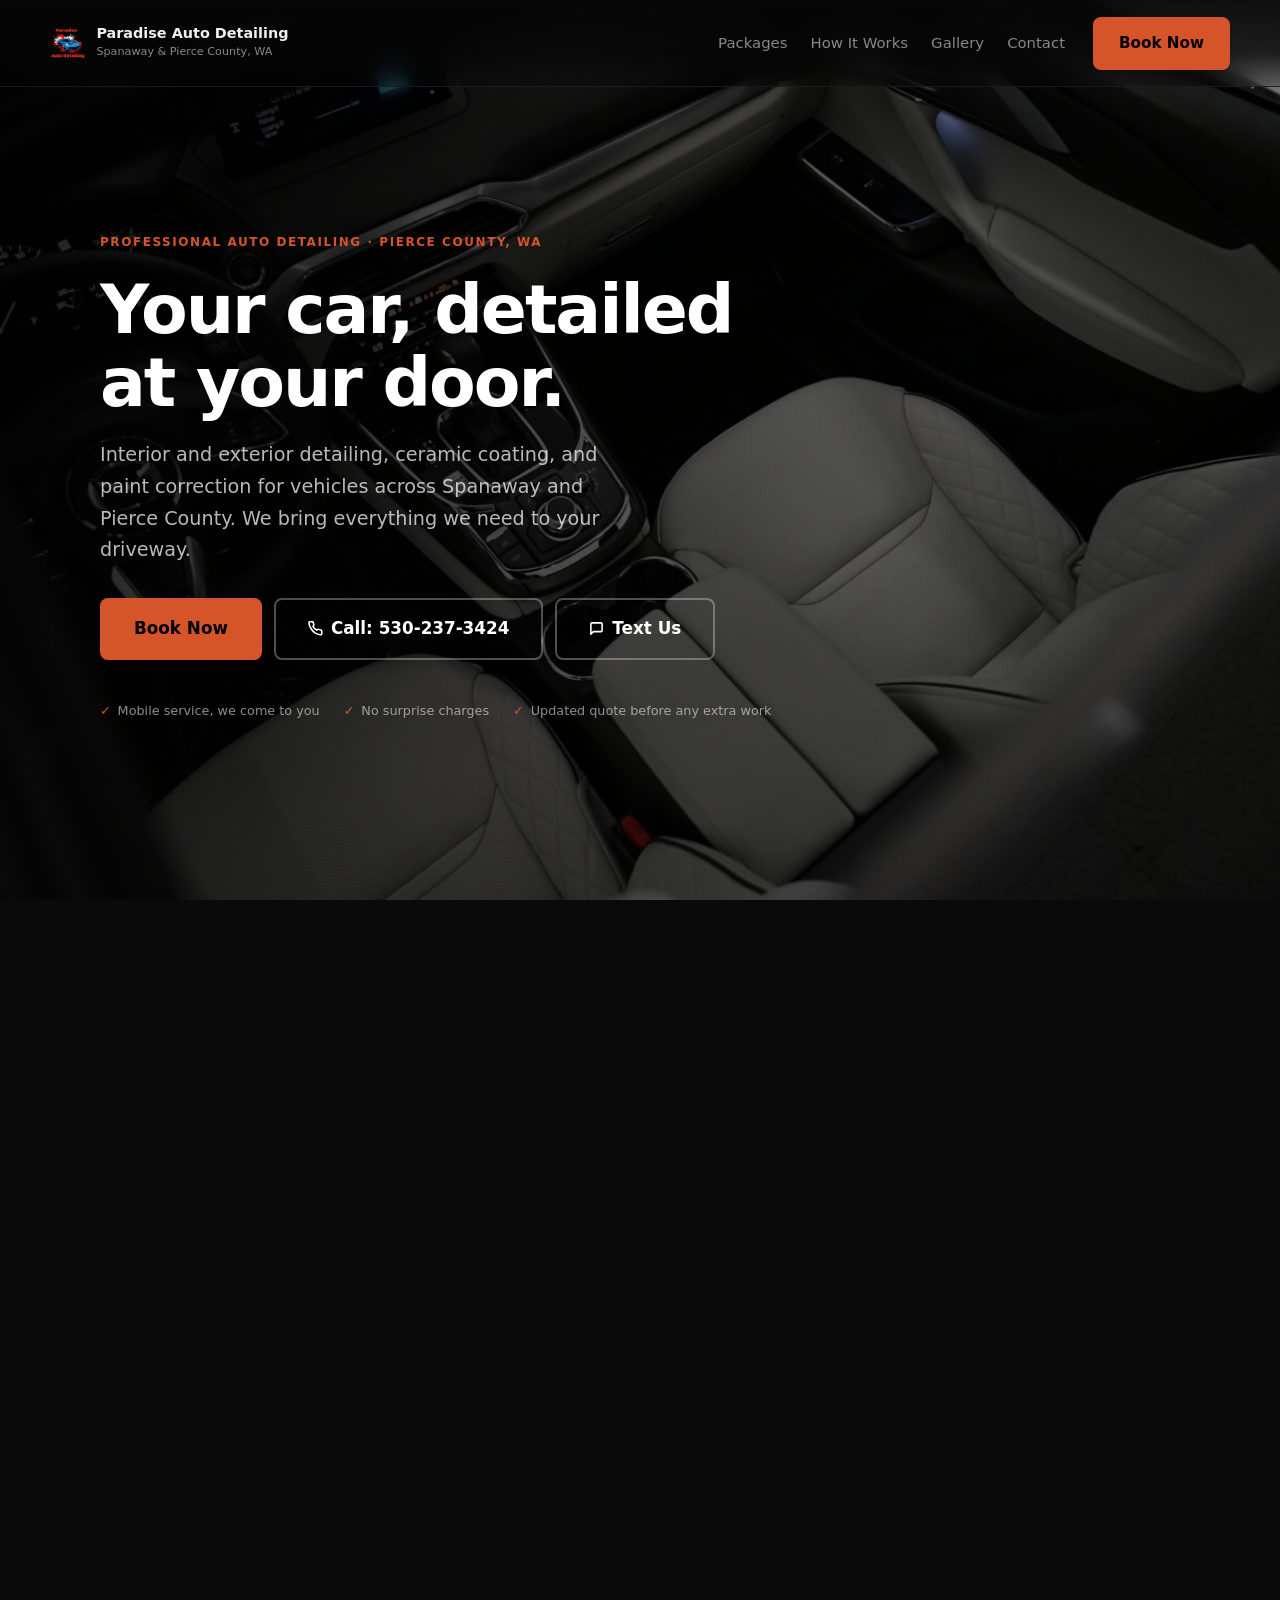
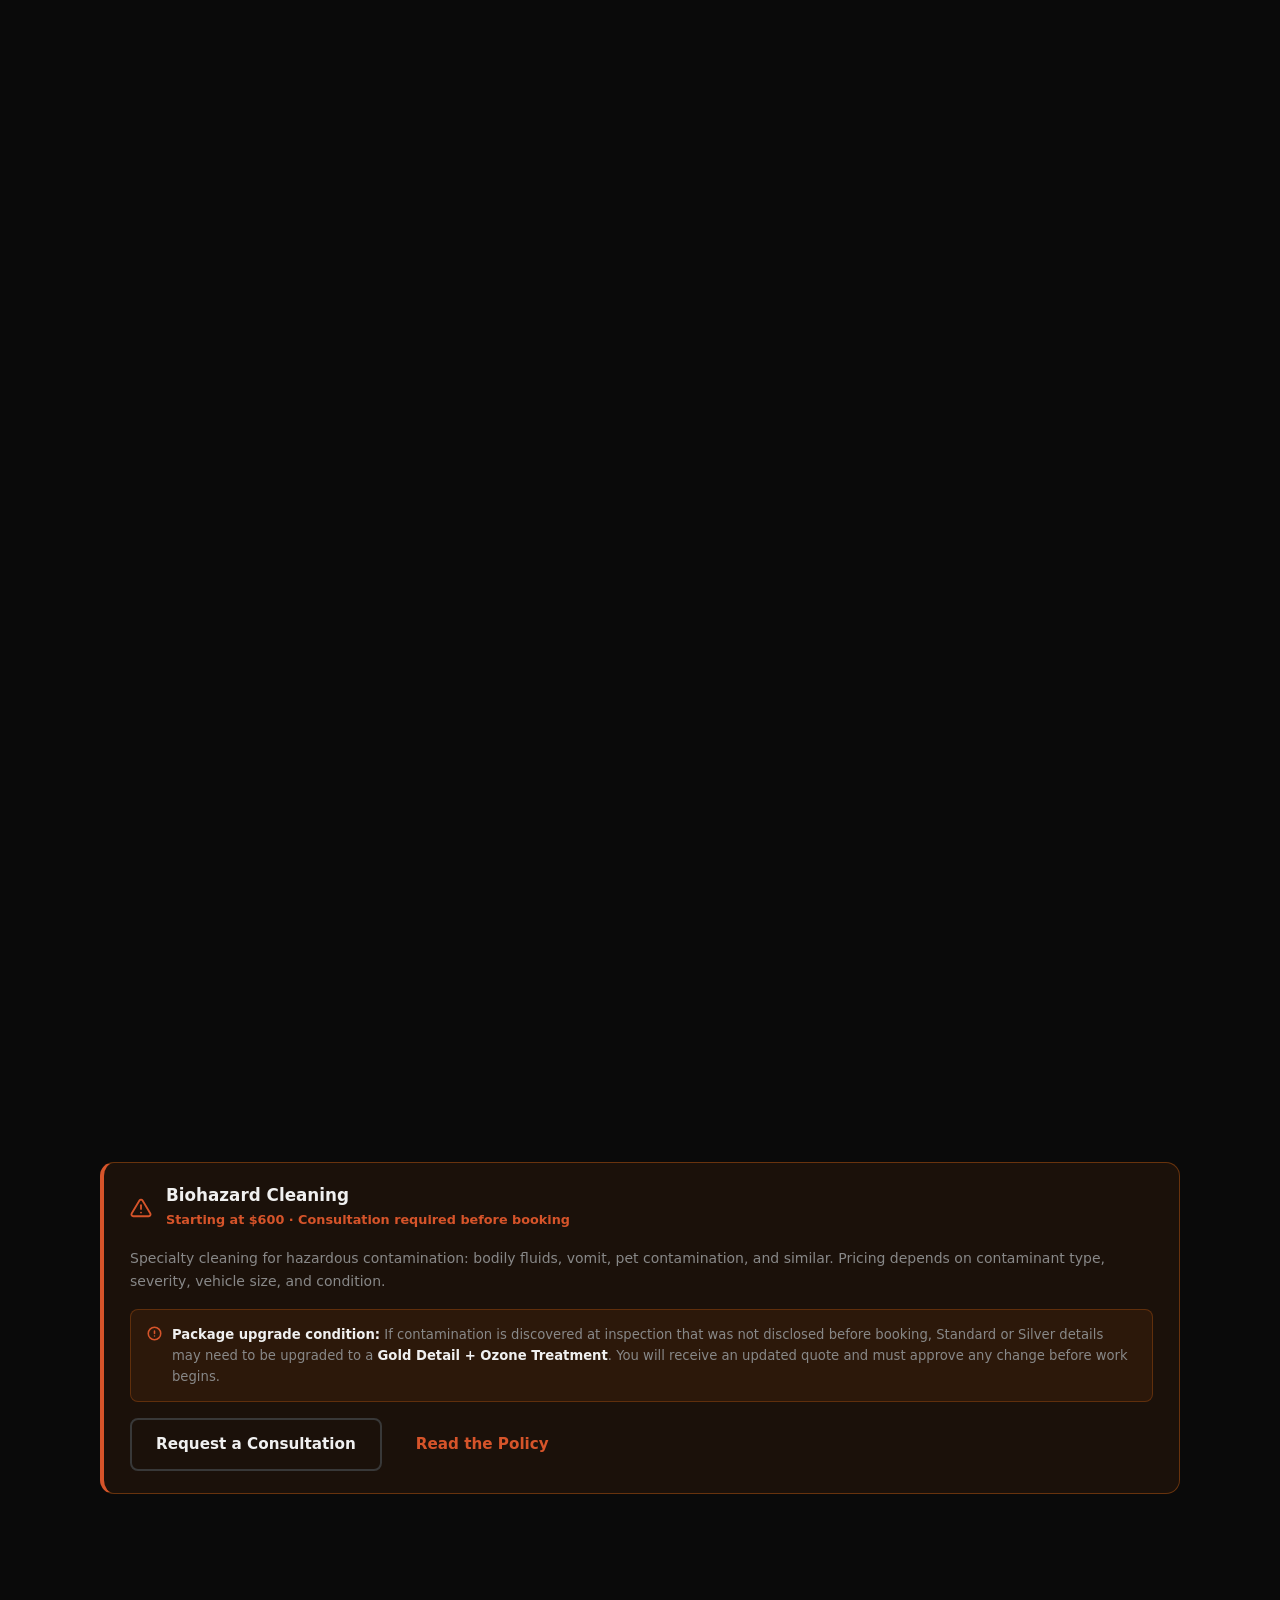
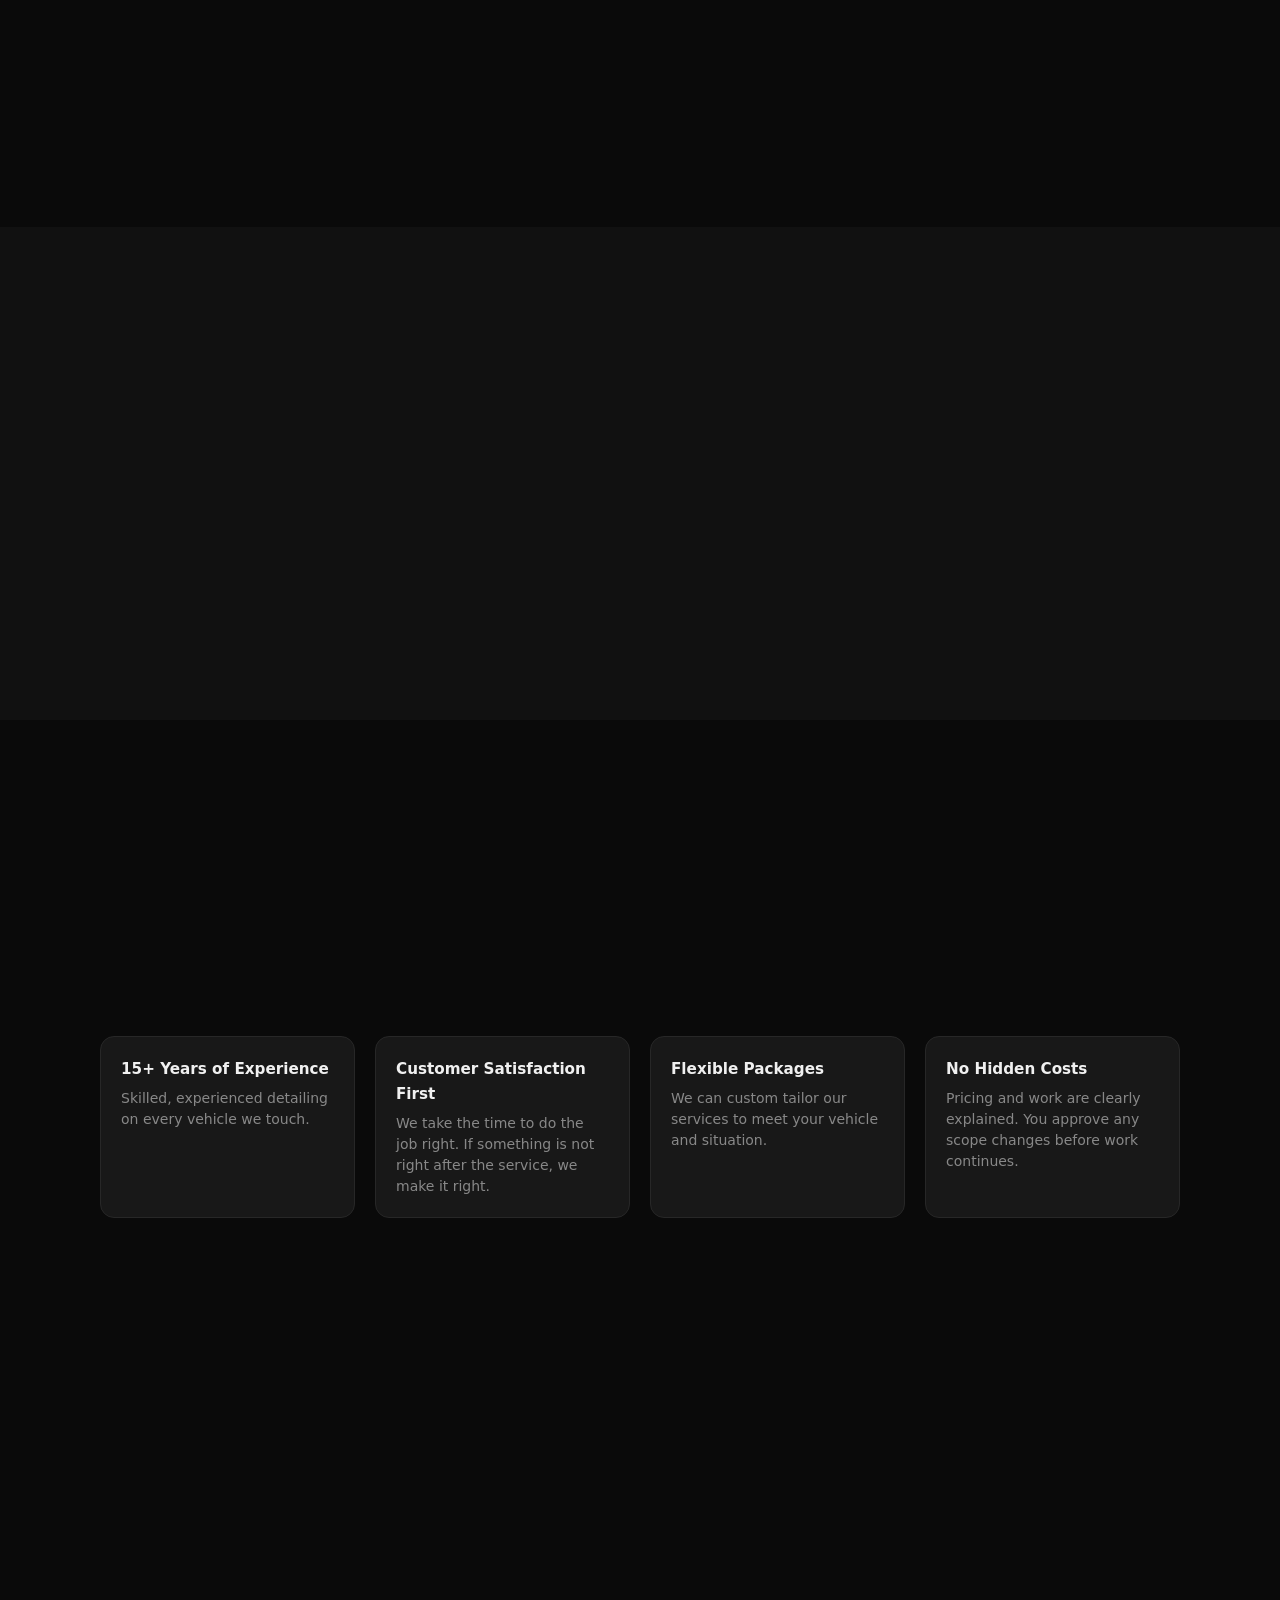
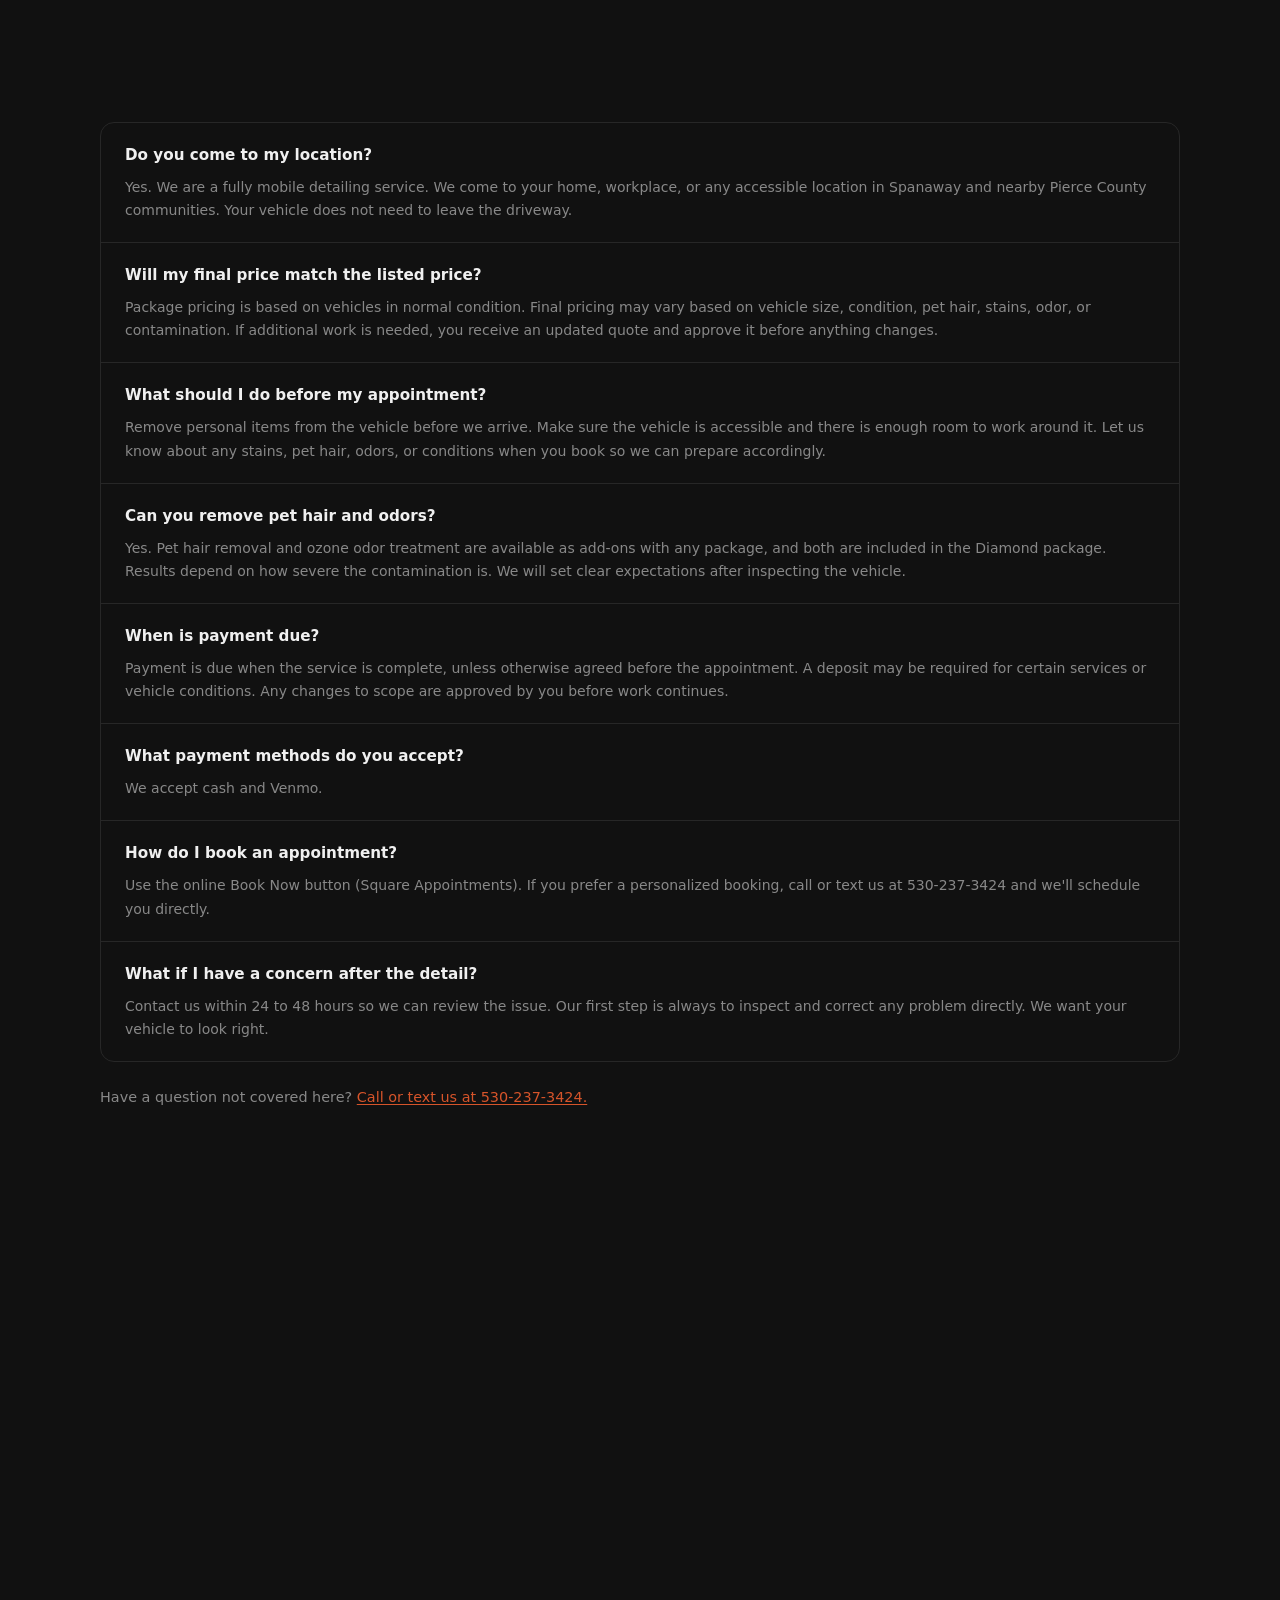
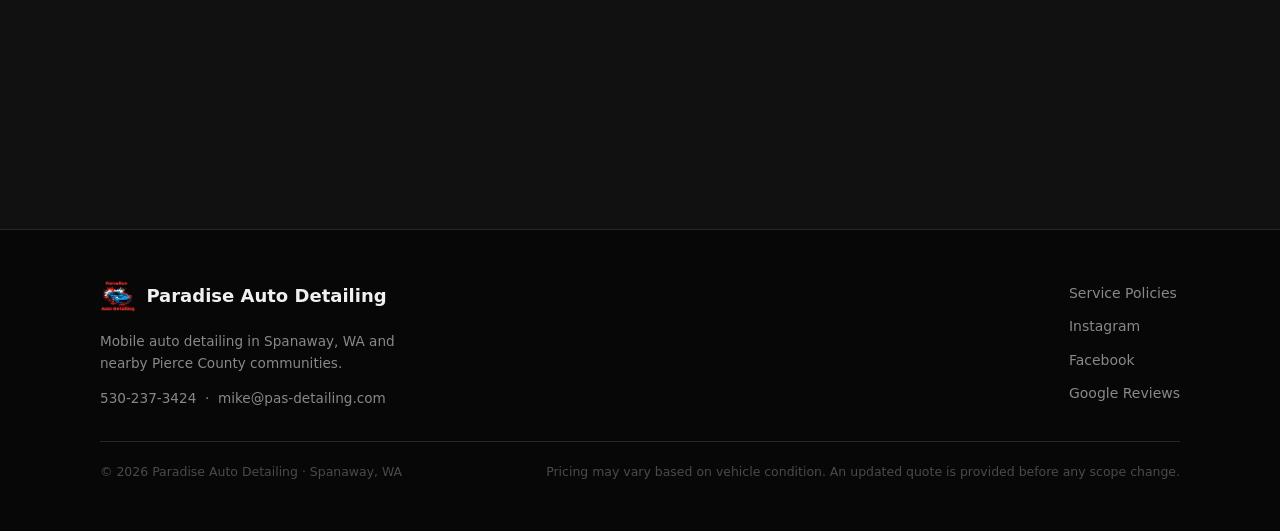
<file: index.html>
<!DOCTYPE html>
<html lang="en">
<head>
  <meta charset="UTF-8">
  <meta name="viewport" content="width=device-width, initial-scale=1.0">
  <meta name="referrer" content="strict-origin-when-cross-origin">
  <meta http-equiv="Content-Security-Policy" content="default-src 'self'; script-src 'self'; style-src 'self'; img-src 'self' data:; font-src 'self' data:; manifest-src 'self'; connect-src 'none'; object-src 'none'; base-uri 'self'; form-action 'self'; upgrade-insecure-requests; block-all-mixed-content">
  <title>Paradise Auto Detailing | Auto Detail &amp; Ceramic Coating | Pierce County, WA</title>
  <meta name="description" content="Professional auto detailing in Spanaway, WA and Pierce County. Interior detail, exterior detail, ceramic coating, and paint correction. We come to you. Call 530-237-3424.">
  <meta name="theme-color" content="#0a0a0a">
  <meta property="og:title" content="Paradise Auto Detailing | Auto Detail &amp; Ceramic Coating | Pierce County, WA">
  <meta property="og:description" content="Professional auto detailing, interior detail, exterior detail, ceramic coating, and paint correction in Spanaway and Pierce County, WA.">
  <meta property="og:type" content="website">
  <meta property="og:url" content="https://pas-detailing.com/">
  <meta property="og:image" content="https://pas-detailing.com/assets/img/live/hero-source.jpg">
  <meta name="twitter:card" content="summary_large_image">
  <link rel="canonical" href="https://pas-detailing.com/">
  <link rel="icon" href="assets/icons/favicon.png" type="image/png">
  <link rel="preload" href="assets/css/styles.css" as="style">
  <link rel="preload" href="assets/img/live/hero-source.jpg" as="image">
  <link rel="stylesheet" href="assets/css/styles.css">
  <script type="application/ld+json">
  {
    "@context": "https://schema.org",
    "@graph": [
      {
        "@type": "AutomotiveBusiness",
        "@id": "https://pas-detailing.com/#business",
        "name": "Paradise Auto Detailing",
        "url": "https://pas-detailing.com/",
        "telephone": "+1-530-237-3424",
        "email": "mike@pas-detailing.com",
        "image": "https://pas-detailing.com/assets/img/live/hero-source.jpg",
        "description": "We specialize in interior and exterior auto detailing, ceramic coating, and paint correction. Professional mobile auto detailing in Spanaway, WA and nearby Pierce County communities.",
        "priceRange": "$150-$750",
        "currenciesAccepted": "USD",
        "address": {
          "@type": "PostalAddress",
          "addressLocality": "Spanaway",
          "addressRegion": "WA",
          "addressCountry": "US"
        },
        "geo": {
          "@type": "GeoCoordinates",
          "latitude": 47.1037,
          "longitude": -122.4315
        },
        "areaServed": [
          { "@type": "City", "name": "Spanaway, WA" },
          { "@type": "AdministrativeArea", "name": "Pierce County, WA" }
        ],
        "sameAs": [
          "https://www.instagram.com/_paradiseautodetailing/",
          "https://www.facebook.com/profile.php?id=61573861383894"
        ],
        "hasOfferCatalog": {
          "@type": "OfferCatalog",
          "name": "Auto Detailing Services",
          "itemListElement": [
            {
              "@type": "Offer",
              "itemOffered": {
                "@type": "Service",
                "name": "Diamond Package",
                "description": "Full interior deep clean, exterior hand wash, clay bar, decontamination, Enhanced Paint & Environment Protection (6 month) with compound sealant, pet hair removal, headliner cleaning, ozone odor treatment, and paint enhancement."
              },
              "price": "750",
              "priceCurrency": "USD"
            },
            {
              "@type": "Offer",
              "itemOffered": {
                "@type": "Service",
                "name": "Gold Package",
                "description": "Interior and exterior full detail including carpet shampoo, leather care, clay bar, decontamination, and Basic Paint and Environment Protection with compound sealant (machine-applied wax)."
              },
              "price": "500",
              "priceCurrency": "USD"
            },
            {
              "@type": "Offer",
              "itemOffered": {
                "@type": "Service",
                "name": "Silver Package",
                "description": "Interior and exterior detail including vacuum, wipe-down, stain reduction, hand wash, wheels and tires, and wax."
              },
              "price": "400",
              "priceCurrency": "USD"
            },
            {
              "@type": "Offer",
              "itemOffered": {
                "@type": "Service",
                "name": "Standard Package",
                "description": "Lighter-condition vehicle detail with interior vacuum, wipe-down, exterior hand wash, wheels and tires, and tire dressing."
              },
              "price": "250",
              "priceCurrency": "USD"
            }
            ,
            {
              "@type": "Offer",
              "itemOffered": {
                "@type": "Service",
                "name": "Ceramic Coating",
                "description": "Long-lasting hydrophobic protection applied after surface prep and light correction. Pricing varies by coating selection, vehicle size, and required prep; contact us for a personalized quote."
              },
              "price": "By Quote",
              "priceCurrency": "USD"
            },
            {
              "@type": "Offer",
              "itemOffered": {
                "@type": "Service",
                "name": "Biohazard Cleaning",
                "description": "Consultation-based specialty cleaning for hazardous contamination. Pricing depends on contaminant type, severity, vehicle size, and condition. Starting at $600."
              },
              "price": "600",
              "priceCurrency": "USD"
            }
          ]
        }
      },
      {
        "@type": "FAQPage",
        "mainEntity": [
          {
            "@type": "Question",
            "name": "Do you come to my location?",
            "acceptedAnswer": {
              "@type": "Answer",
              "text": "Yes. Paradise Auto Detailing is a fully mobile service. We come to your home, workplace, or any accessible location in Spanaway and nearby Pierce County communities."
            }
          },
          {
            "@type": "Question",
            "name": "Will my final price match the listed price?",
            "acceptedAnswer": {
              "@type": "Answer",
              "text": "Package pricing is based on vehicles in normal condition. Final pricing may vary based on vehicle size, condition, pet hair, stains, odor, or contamination. If additional work is needed, you will receive an updated quote before anything changes."
            }
          },
          {
            "@type": "Question",
            "name": "What should I do to prepare before my appointment?",
            "acceptedAnswer": {
              "@type": "Answer",
              "text": "Remove personal items from the vehicle before we arrive. Make sure the vehicle is accessible and there is enough room to work. Let us know about any stains, pet hair, odors, or conditions when you book."
            }
          },
          {
            "@type": "Question",
            "name": "Can you remove pet hair and odors?",
            "acceptedAnswer": {
              "@type": "Answer",
              "text": "Yes. Pet hair removal and ozone odor treatment are available as add-ons with any package, and are both included in the Diamond package. Results depend on severity. We will let you know what to expect after inspecting the vehicle."
            }
          },
          {
            "@type": "Question",
            "name": "When is payment due?",
            "acceptedAnswer": {
              "@type": "Answer",
              "text": "Payment is due when the service is complete, unless otherwise agreed before the appointment. A deposit may be required for certain services or vehicle conditions. Any scope changes are approved by you before work continues."
            }
          },
          {
            "@type": "Question",
            "name": "What payment methods do you accept?",
            "acceptedAnswer": {
              "@type": "Answer",
              "text": "We accept cash and Venmo. Card payments are supported through Square on-site or via the booking platform when available."
            }
          },
          {
            "@type": "Question",
            "name": "How do I book an appointment?",
            "acceptedAnswer": {
              "@type": "Answer",
              "text": "Use the Book Now button to schedule online through Square Appointments. Prefer a personal touch? Call or text us at 530-237-3424 and we'll book you directly."
            }
          },
          {
            "@type": "Question",
            "name": "What if I have a concern after the detail?",
            "acceptedAnswer": {
              "@type": "Answer",
              "text": "Contact us within 24 to 48 hours so we can review the issue. Our first step is to inspect the vehicle and correct any problem directly."
            }
          }
        ]
      }
    ]
  }
  </script>
</head>
<body>

<a class="skip" href="#main">Skip to main content</a>

<header class="header">
  <div class="wrap header__inner">
    <a class="logo" href="index.html" data-scroll-top aria-label="Paradise Auto Detailing, back to top">
      <img src="assets/img/live/logo-source.png" alt="" width="40" height="40" aria-hidden="true">
      <div class="logo__text">
        <strong>Paradise Auto Detailing</strong>
        <span>Spanaway &amp; Pierce County, WA</span>
      </div>
    </a>
    <nav class="nav" aria-label="Page sections">
      <a href="#packages">Packages</a>
      <a href="#process">How It Works</a>
      <a href="#gallery">Gallery</a>
      <a href="#contact">Contact</a>
    </nav>
    <a class="btn btn--orange header__cta" href="https://calendly.com/mike-pas-detailing/30min?back=1&amp;month=2026-05" target="_blank" rel="noopener noreferrer">Book Now</a>
    <button class="hamburger" type="button" aria-label="Open menu" aria-expanded="false" aria-controls="mobile-menu">
      <span></span><span></span><span></span>
    </button>
  </div>
  <div class="mobile-menu" id="mobile-menu" hidden>
    <a href="#packages">Packages &amp; Pricing</a>
    <a href="#process">How It Works</a>
    <a href="#gallery">Gallery</a>
    <a href="#contact">Book an Appointment</a>
  </div>
</header>

<main id="main">

<section class="hero" id="home">
  <div class="hero__bg">
    <img src="assets/img/live/hero-source.jpg" alt="A clean vehicle interior showing professional auto detailing results." fetchpriority="high" width="1280" height="851">
  </div>
  <div class="hero__overlay" aria-hidden="true"></div>
  <div class="wrap hero__content">
    <p class="eyebrow">Professional Auto Detailing &middot; Pierce County, WA</p>
    <h1>Your car, detailed<br>at your door.</h1>
    <p class="hero__sub">Interior and exterior detailing, ceramic coating, and paint correction for vehicles across Spanaway and Pierce County. We bring everything we need to your driveway.</p>
    <div class="btn-row">
      <a class="btn btn--orange btn--lg" href="https://calendly.com/mike-pas-detailing/30min?back=1&amp;month=2026-05" target="_blank" rel="noopener noreferrer">Book Now</a>
      <a class="btn btn--outline btn--lg" href="tel:+15302373424">
        <svg class="btn__icon" width="15" height="15" viewBox="0 0 24 24" fill="none" stroke="currentColor" stroke-width="2.5" stroke-linecap="round" stroke-linejoin="round" aria-hidden="true"><path d="M22 16.92v3a2 2 0 0 1-2.18 2 19.79 19.79 0 0 1-8.63-3.07A19.5 19.5 0 0 1 4.69 12 19.79 19.79 0 0 1 1.56 3.36 2 2 0 0 1 3.53 1h3a2 2 0 0 1 2 1.72c.127.96.361 1.903.7 2.81a2 2 0 0 1-.45 2.11L7.91 8.7a16 16 0 0 0 6 6l.86-.86a2 2 0 0 1 2.11-.45c.907.339 1.85.573 2.81.7A2 2 0 0 1 21.73 16z"/></svg>
        Call: 530-237-3424
      </a>
      <a class="btn btn--outline btn--lg" href="sms:+15302373424?body=Hi%20Paradise%20Auto%20Detailing%2C%20I%27d%20like%20a%20quote%20for%20my%20vehicle.">
        <svg class="btn__icon" width="15" height="15" viewBox="0 0 24 24" fill="none" stroke="currentColor" stroke-width="2.5" stroke-linecap="round" stroke-linejoin="round" aria-hidden="true"><path d="M21 15a2 2 0 0 1-2 2H7l-4 4V5a2 2 0 0 1 2-2h14a2 2 0 0 1 2 2z"/></svg>
        Text Us
      </a>
    </div>
    <ul class="hero__trust">
      <li>Mobile service, we come to you</li>
      <li>No surprise charges</li>
      <li>Updated quote before any extra work</li>
    </ul>
  </div>
</section>

<section class="section" id="packages">
  <div class="wrap">
    <header class="section__head">
      <h2>Detailing Packages</h2>
      <p>We offer multiple packages to suit your vehicle's needs and your budget. Choose the level of service that best fits your needs and let us handle the rest. Reach out to us for a personalized quote or to schedule your appointment!</p>
    </header>
    <div class="packages">

      <article class="package package--featured">
        <p class="package__badge">Most Complete</p>
        <div class="package__top">
          <h3>Diamond Package</h3>
          <span class="package__price"><span class="package__price-label">Starting at</span>$750</span>
        </div>
        <p class="package__desc">The most thorough mobile detail we offer. Every interior surface cleaned, every exterior panel treated, paint finished with a light polish and protective sealant. Built for vehicles that need the full job done right.</p>
        <ul>
          <li>Interior vacuumed, shampooed, and fully wiped down: seats, carpets, panels, mats, and glass</li>
          <li>Leather conditioned and all interior surfaces dressed</li>
          <li>Pet hair fully removed and headliner cleaned</li>
          <li>Ozone odor treatment to neutralize smells at the source</li>
          <li>Exterior hand washed, wheels and tires scrubbed and dressed</li>
          <li>Clay bar decontamination removes bonded surface grime that regular washing leaves behind</li>
          <li>Enhanced paint and environment protection with compound sealant (6 month protection)</li>
          <li>Paint enhancement - polish to improve surface clarity and reduce haze</li>
        </ul>
        <div class="package__cta-row">
          <a class="btn btn--orange" href="https://calendly.com/mike-pas-detailing/30min?back=1&amp;month=2026-05" target="_blank" rel="noopener noreferrer">Book Now</a>
          <a class="btn btn--outline" href="tel:+15302373424"><svg class="btn__icon" width="14" height="14" viewBox="0 0 24 24" fill="none" stroke="currentColor" stroke-width="2.5" stroke-linecap="round" stroke-linejoin="round" aria-hidden="true"><path d="M22 16.92v3a2 2 0 0 1-2.18 2 19.79 19.79 0 0 1-8.63-3.07A19.5 19.5 0 0 1 4.69 12 19.79 19.79 0 0 1 1.56 3.36 2 2 0 0 1 3.53 1h3a2 2 0 0 1 2 1.72c.127.96.361 1.903.7 2.81a2 2 0 0 1-.45 2.11L7.91 8.7a16 16 0 0 0 6 6l.86-.86a2 2 0 0 1 2.11-.45c.907.339 1.85.573 2.81.7A2 2 0 0 1 21.73 16z"/></svg> Call for a Quote</a>
        </div>
        <p class="package__caption">Add-ons available. Call to build a custom package.</p>
      </article>

      <article class="package">
        <div class="package__top">
          <h3>Gold Package</h3>
          <span class="package__price"><span class="package__price-label">Starting at</span>$500</span>
        </div>
        <p class="package__desc">A deep interior and full exterior detail that gets your vehicle genuinely clean inside and out. Carpets shampooed, paint decontaminated, and Basic Paint and Environment Protection with compound sealant (machine-applied wax).</p>
        <ul>
          <li>Interior vacuumed, wiped down, and surfaces dressed</li>
          <li>Carpets and upholstery shampooed</li>
          <li>Glass cleaned inside and out, mats washed</li>
          <li>Exterior hand washed, wheels and tires scrubbed and dressed</li>
          <li>Clay bar decontamination removes bonded surface contamination</li>
          <li>Machine-applied wax for paint and environmental resistance (3 month protection)</li>
        </ul>
        <p class="package__split"><span class="package__split-label">À la carte:</span> Interior $300 &nbsp;&middot;&nbsp; Exterior $275</p>
        <div class="package__cta-row">
          <a class="btn btn--orange" href="https://calendly.com/mike-pas-detailing/30min?back=1&amp;month=2026-05" target="_blank" rel="noopener noreferrer">Book Now</a>
          <a class="btn btn--outline" href="tel:+15302373424"><svg class="btn__icon" width="14" height="14" viewBox="0 0 24 24" fill="none" stroke="currentColor" stroke-width="2.5" stroke-linecap="round" stroke-linejoin="round" aria-hidden="true"><path d="M22 16.92v3a2 2 0 0 1-2.18 2 19.79 19.79 0 0 1-8.63-3.07A19.5 19.5 0 0 1 4.69 12 19.79 19.79 0 0 1 1.56 3.36 2 2 0 0 1 3.53 1h3a2 2 0 0 1 2 1.72c.127.96.361 1.903.7 2.81a2 2 0 0 1-.45 2.11L7.91 8.7a16 16 0 0 0 6 6l.86-.86a2 2 0 0 1 2.11-.45c.907.339 1.85.573 2.81.7A2 2 0 0 1 21.73 16z"/></svg> Call for a Quote</a>
        </div>
        <p class="package__caption">Book interior and exterior together and <span class="package__caption-savings">save $75</span>.</p>
      </article>

      <div class="package-row">
      <article class="package">
        <div class="package__top">
          <h3>Silver Package</h3>
          <span class="package__price"><span class="package__price-label">Starting at</span>$400</span>
        </div>
        <p class="package__desc">A solid interior and exterior clean for a vehicle that needs more than a quick wash. Stains treated, surfaces dressed, and paint protected with a wax finish.</p>
        <ul>
          <li>Interior vacuumed, wiped down, and surfaces dressed</li>
          <li>Stain and spot treatment on carpets and upholstery</li>
          <li>Glass cleaned inside and out, mats washed</li>
          <li>Exterior hand washed, wheels and tires scrubbed and dressed</li>
          <li>Wax treatment applied to protect and refresh the paint</li>
        </ul>
        <p class="package__split"><span class="package__split-label">À la carte:</span> Interior $250 &nbsp;&middot;&nbsp; Exterior $200</p>
        <div class="package__cta-row">
          <a class="btn btn--orange" href="https://calendly.com/mike-pas-detailing/30min?back=1&amp;month=2026-05" target="_blank" rel="noopener noreferrer">Book Now</a>
          <a class="btn btn--outline" href="tel:+15302373424"><svg class="btn__icon" width="14" height="14" viewBox="0 0 24 24" fill="none" stroke="currentColor" stroke-width="2.5" stroke-linecap="round" stroke-linejoin="round" aria-hidden="true"><path d="M22 16.92v3a2 2 0 0 1-2.18 2 19.79 19.79 0 0 1-8.63-3.07A19.5 19.5 0 0 1 4.69 12 19.79 19.79 0 0 1 1.56 3.36 2 2 0 0 1 3.53 1h3a2 2 0 0 1 2 1.72c.127.96.361 1.903.7 2.81a2 2 0 0 1-.45 2.11L7.91 8.7a16 16 0 0 0 6 6l.86-.86a2 2 0 0 1 2.11-.45c.907.339 1.85.573 2.81.7A2 2 0 0 1 21.73 16z"/></svg> Call for a Quote</a>
        </div>
        <p class="package__caption">Book interior and exterior together and <span class="package__caption-savings">save $50</span>.</p>
      </article>

      <article class="package">
        <div class="package__top">
          <h3>Standard Package</h3>
          <span class="package__price"><span class="package__price-label">Starting at</span>$250</span>
        </div>
        <p class="package__desc">A clean, complete maintenance detail for vehicles in good condition that need a proper refresh. Interior tidied, exterior washed, tires dressed.</p>
        <ul>
          <li>Interior vacuumed and fully wiped down</li>
          <li>Glass cleaned inside and out, mats washed</li>
          <li>Exterior hand washed with wheel and tire scrub</li>
          <li>Tires dressed for a clean, finished appearance</li>
        </ul>
        <p class="package__split"><span class="package__split-label">À la carte:</span> Interior $200 &nbsp;&middot;&nbsp; Exterior $150</p>
        <div class="package__cta-row">
          <a class="btn btn--orange" href="https://calendly.com/mike-pas-detailing/30min?back=1&amp;month=2026-05" target="_blank" rel="noopener noreferrer">Book Now</a>
          <a class="btn btn--outline" href="tel:+15302373424"><svg class="btn__icon" width="14" height="14" viewBox="0 0 24 24" fill="none" stroke="currentColor" stroke-width="2.5" stroke-linecap="round" stroke-linejoin="round" aria-hidden="true"><path d="M22 16.92v3a2 2 0 0 1-2.18 2 19.79 19.79 0 0 1-8.63-3.07A19.5 19.5 0 0 1 4.69 12 19.79 19.79 0 0 1 1.56 3.36 2 2 0 0 1 3.53 1h3a2 2 0 0 1 2 1.72c.127.96.361 1.903.7 2.81a2 2 0 0 1-.45 2.11L7.91 8.7a16 16 0 0 0 6 6l.86-.86a2 2 0 0 1 2.11-.45c.907.339 1.85.573 2.81.7A2 2 0 0 1 21.73 16z"/></svg> Call for a Quote</a>
        </div>
        <p class="package__caption">Book interior and exterior together and <span class="package__caption-savings">save $100</span>.</p>
      </article>
      </div>

      <article class="package package--wide">
        <div class="package__left">
          <div class="package__top">
            <h3>Ceramic Coating</h3>
            <span class="package__price"><span class="package__price-label">By Quote</span></span>
          </div>
          <p class="package__desc">Long-lasting hydrophobic protection and durable finish for your vehicle. Pricing varies by coating selection, vehicle size, and required prep; contact us for a personalized quote.</p>
          <div class="package__cta-row">
            <a class="btn btn--outline" href="#contact">Request Quote</a>
            <a class="btn btn--orange" href="https://calendly.com/mike-pas-detailing/30min?back=1&amp;month=2026-05" target="_blank" rel="noopener noreferrer">Book Now</a>
          </div>
          <p class="package__caption">Ceramic coatings require surface prep; request an inspection or quote to get started.</p>
        </div>
        <ul class="package__right">
          <li>Surface decontamination and clay bar</li>
          <li>Light paint correction and polishing as needed</li>
          <li>Coating application and controlled curing</li>
          <li>Post-cure inspection and maintenance guidance</li>
        </ul>
      </article>

      <div class="biohazard-notice">
        <div class="biohazard-notice__head">
          <svg class="biohazard-notice__icon" width="22" height="22" viewBox="0 0 24 24" fill="none" stroke="currentColor" stroke-width="2" stroke-linecap="round" stroke-linejoin="round" aria-hidden="true"><path d="M10.29 3.86L1.82 18a2 2 0 0 0 1.71 3h16.94a2 2 0 0 0 1.71-3L13.71 3.86a2 2 0 0 0-3.42 0z"/><line x1="12" y1="9" x2="12" y2="13"/><line x1="12" y1="17" x2="12.01" y2="17"/></svg>
          <div>
            <h3>Biohazard Cleaning</h3>
            <span class="biohazard-notice__meta">Starting at $600 &middot; Consultation required before booking</span>
          </div>
        </div>
        <p>Specialty cleaning for hazardous contamination: bodily fluids, vomit, pet contamination, and similar. Pricing depends on contaminant type, severity, vehicle size, and condition.</p>
        <div class="biohazard-notice__upgrade">
          <svg width="15" height="15" viewBox="0 0 24 24" fill="none" stroke="currentColor" stroke-width="2.5" stroke-linecap="round" stroke-linejoin="round" aria-hidden="true"><circle cx="12" cy="12" r="10"/><line x1="12" y1="8" x2="12" y2="12"/><line x1="12" y1="16" x2="12.01" y2="16"/></svg>
          <p><strong>Package upgrade condition:</strong> If contamination is discovered at inspection that was not disclosed before booking, Standard or Silver details may need to be upgraded to a <strong>Gold Detail + Ozone Treatment</strong>. You will receive an updated quote and must approve any change before work begins.</p>
        </div>
        <div class="biohazard-notice__actions">
          <a class="btn btn--outline" href="#contact">Request a Consultation</a>
          <a class="btn btn--ghost" href="policies.html#biohazard-policy">Read the Policy</a>
        </div>
      </div>

    </div>

    <div class="extras">
      <h3>Specialty Treatments</h3>
      <p>Available with any package: pet hair removal, headliner cleaning, ozone odor treatment, paint enhancement, and exterior decontamination. Biohazard cleaning is available after consultation. <a href="tel:+15302373424">Call to discuss your vehicle.</a></p>
    </div>

    <div class="pricing-note">
      <svg class="pricing-note__icon" width="18" height="18" viewBox="0 0 24 24" fill="none" stroke="currentColor" stroke-width="2" stroke-linecap="round" stroke-linejoin="round" aria-hidden="true"><circle cx="12" cy="12" r="10"/><line x1="12" y1="8" x2="12" y2="12"/><line x1="12" y1="16" x2="12.01" y2="16"/></svg>
      <p><strong>Pricing note:</strong> Final price may vary based on vehicle size, condition, contamination, pet hair, stains, or odor. If additional work is needed, you receive an updated quote and approve it before anything changes.</p>
    </div>
  </div>
</section>

<section class="section section--raised" id="process">
  <div class="wrap">
    <header class="section__head">
      <h2>How It Works</h2>
      <p>Three steps from choosing a package to a finished detail at your door.</p>
    </header>
    <ol class="steps">
      <li class="step">
        <span class="step__num" aria-hidden="true">1</span>
        <div>
          <strong>Choose a package</strong>
          <p>Pick the service that fits your vehicle and budget, or call us and we will help you figure it out.</p>
        </div>
      </li>
      <li class="step">
        <span class="step__num" aria-hidden="true">2</span>
        <div>
          <strong>Confirm and book</strong>
          <p>Tell us your vehicle condition, location, and preferred time. We lock it in and send confirmation.</p>
        </div>
      </li>
      <li class="step">
        <span class="step__num" aria-hidden="true">3</span>
        <div>
          <strong>We come to you</strong>
          <p>We arrive, inspect the vehicle, complete the detail, and collect payment on-site. Simple.</p>
        </div>
      </li>
    </ol>
  </div>
</section>

<section class="section" id="why-pad">
  <div class="wrap">
    <header class="section__head">
      <h2>Drivers choose Paradise Auto Detailing in Pierce County, WA, because we...</h2>
      <p>Show up on time, do the work properly, and keep you informed if anything changes. Here is what that looks like in practice.</p>
    </header>
    <div class="trust-grid">
      <div class="trust-item">
        <strong>15+ Years of Experience</strong>
        <p>Skilled, experienced detailing on every vehicle we touch.</p>
      </div>
      <div class="trust-item">
        <strong>Customer Satisfaction First</strong>
        <p>We take the time to do the job right. If something is not right after the service, we make it right.</p>
      </div>
      <div class="trust-item">
        <strong>Flexible Packages</strong>
        <p>We can custom tailor our services to meet your vehicle and situation.</p>
      </div>
      <div class="trust-item">
        <strong>No Hidden Costs</strong>
        <p>Pricing and work are clearly explained. You approve any scope changes before work continues.</p>
      </div>
    </div>
  </div>
</section>

<section class="section" id="gallery">
  <div class="wrap">
    <header class="section__head section__head--row">
      <h2>Our Work (2026 Q1-Q2)</h2>
      <a class="btn btn--ghost" href="https://www.instagram.com/_paradiseautodetailing/" target="_blank" rel="noopener noreferrer">Follow on Instagram &uarr;</a>
    </header>
    <div class="gallery" data-gallery data-mode="comparison">
      <div class="gallery__feature">
        <div class="gallery__viewer-copy" aria-live="polite">
          <div class="gallery__viewer-meta">
            <p class="eyebrow">Tap a thumbnail</p>
            <span class="gallery__viewer-mode" data-gallery-mode>Before / After</span>
          </div>
          <h3 data-gallery-title>White truck exterior refresh</h3>
          <p data-gallery-description>Drag the slider to compare the wash, wheel cleanup, and gloss boost on this work truck.</p>
        </div>
        <div class="comparison-slider" data-gallery-slider style="--comparison-position: 54%;">
          <img data-gallery-before src="assets/img/detail-pics/wht-ram-before.jpg" alt="White work truck before exterior detailing with road film on the paint and wheels.">
          <div class="comparison-slider__after" data-gallery-after-wrapper>
            <img data-gallery-after src="assets/img/detail-pics/wht-ram-after.jpg" alt="White work truck after exterior detailing with a brighter paint finish and cleaner wheels.">
          </div>
          <span class="comparison-slider__label comparison-slider__label--before">Before</span>
          <span class="comparison-slider__label comparison-slider__label--after">After</span>
          <span class="comparison-slider__divider" aria-hidden="true"></span>
          <span class="comparison-slider__handle" aria-hidden="true"></span>
          <input class="comparison-slider__range" data-gallery-range type="range" min="0" max="100" value="54" aria-label="Compare before and after detailing results">
        </div>
        <p class="gallery__viewer-hint" data-gallery-hint>Drag the handle left or right to compare the result.</p>
      </div>
      <div class="gallery__thumbs" aria-label="Gallery thumbnails">
        <button class="gallery__thumb is-active" type="button" aria-pressed="true" data-gallery-item data-active data-tag="Before / After" data-title="White truck exterior refresh" data-description="Drag the slider to compare the wash, wheel cleanup, and gloss boost on this work truck." data-before="assets/img/detail-pics/wht-ram-before.jpg" data-after="assets/img/detail-pics/wht-ram-after.jpg" data-before-alt="White work truck before exterior detailing with road film on the paint and wheels." data-after-alt="White work truck after exterior detailing with a brighter paint finish and cleaner wheels." data-position="54">
          <span class="gallery__thumb-badge">Before / After</span>
          <img src="assets/img/detail-pics/wht-ram-after.jpg" alt="" loading="lazy" decoding="async">
          <span class="gallery__thumb-copy">
            <strong>White truck</strong>
            <span>Exterior wash and gloss</span>
          </span>
        </button>
        <button class="gallery__thumb" type="button" aria-pressed="false" data-gallery-item data-tag="Before / After" data-title="Floor mat extraction" data-description="See how extraction lifted the buildup and restored a cleaner, more even finish." data-before="assets/img/detail-pics/floormat-before.jpg" data-after="assets/img/detail-pics/floormat-after.jpg" data-before-alt="Floor mat before extraction with heavy dirt and staining." data-after-alt="Floor mat after extraction and cleaning with a more even, darker finish." data-position="50">
          <span class="gallery__thumb-badge">Before / After</span>
          <img src="assets/img/detail-pics/floormat-after.jpg" alt="" loading="lazy" decoding="async">
          <span class="gallery__thumb-copy">
            <strong>Floor mats</strong>
            <span>Heavy soil removal</span>
          </span>
        </button>
        <button class="gallery__thumb" type="button" aria-pressed="false" data-gallery-item data-tag="Before / After" data-title="Headlight revival" data-description="Compare the haze before service with the sharper lens clarity after restoration." data-before="assets/img/detail-pics/headlight-before.jpg" data-after="assets/img/detail-pics/headlight-after.jpg" data-before-alt="Headlight lens before restoration with cloudy oxidation." data-after-alt="Headlight lens after restoration with clearer, brighter lens surface." data-position="50">
          <span class="gallery__thumb-badge">Before / After</span>
          <img src="assets/img/detail-pics/headlight-after.jpg" alt="" loading="lazy" decoding="async">
          <span class="gallery__thumb-copy">
            <strong>Headlights</strong>
            <span>Clarity restored</span>
          </span>
        </button>
        <button class="gallery__thumb" type="button" aria-pressed="false" data-gallery-item data-tag="Before / After" data-title="Water spot removal" data-description="Slide across the photo to see mineral spotting reduced and finish clarity brought back." data-before="assets/img/detail-pics/waterspot-before.jpg" data-after="assets/img/detail-pics/waterspot-after.jpg" data-before-alt="Vehicle surface before water spot removal with visible mineral spotting." data-after-alt="Vehicle surface after water spot removal with a clearer finish." data-position="50">
          <span class="gallery__thumb-badge">Before / After</span>
          <img src="assets/img/detail-pics/waterspot-after.jpg" alt="" loading="lazy" decoding="async">
          <span class="gallery__thumb-copy">
            <strong>Water spots</strong>
            <span>Mineral buildup cleanup</span>
          </span>
        </button>
        <button class="gallery__thumb" type="button" aria-pressed="false" data-gallery-item data-tag="Before / After" data-title="Wheel well cleanup" data-description="This before-and-after shows the difference in the wheel well and lower trim after cleanup." data-before="assets/img/detail-pics/wheel-well-before.jpg" data-after="assets/img/detail-pics/wheel-well-after.jpg" data-before-alt="Wheel well before cleaning with dirt buildup on trim and inner surfaces." data-after-alt="Wheel well after cleaning with darker trim and less visible grime." data-position="50">
          <span class="gallery__thumb-badge">Before / After</span>
          <img src="assets/img/detail-pics/wheel-well-after.jpg" alt="" loading="lazy" decoding="async">
          <span class="gallery__thumb-copy">
            <strong>Wheel wells</strong>
            <span>Trim and underbody cleanup</span>
          </span>
        </button>
        <button class="gallery__thumb" type="button" aria-pressed="false" data-gallery-item data-tag="Before / After" data-title="Scratch improvement" data-description="Move the slider to compare visible scratch reduction after correction work." data-before="assets/img/detail-pics/scratches-before.jpg" data-after="assets/img/detail-pics/scratches-after.jpg" data-before-alt="Paint surface before scratch correction with visible swirls and marks." data-after-alt="Paint surface after correction with reduced scratches and improved gloss." data-position="50">
          <span class="gallery__thumb-badge">Before / After</span>
          <img src="assets/img/detail-pics/scratches-after.jpg" alt="" loading="lazy" decoding="async">
          <span class="gallery__thumb-copy">
            <strong>Scratch repair</strong>
            <span>Paint correction pass</span>
          </span>
        </button>
        <button class="gallery__thumb" type="button" aria-pressed="false" data-gallery-item data-tag="Before / After" data-title="Tire dressing and cleanup" data-description="Compare the tire and wheel finish before cleanup and after dressing." data-before="assets/img/detail-pics/tires-before.jpg" data-after="assets/img/detail-pics/tires-after.jpg" data-before-alt="Tire and wheel before cleanup with dust and a dry sidewall." data-after-alt="Tire and wheel after cleanup with a darker dressed finish." data-position="50">
          <span class="gallery__thumb-badge">Before / After</span>
          <img src="assets/img/detail-pics/tires-after.jpg" alt="" loading="lazy" decoding="async">
          <span class="gallery__thumb-copy">
            <strong>Tires</strong>
            <span>Rubber finish reset</span>
          </span>
        </button>
        <button class="gallery__thumb" type="button" aria-pressed="false" data-gallery-item data-tag="Result" data-title="Seat deep clean" data-description="Single-result shot from an interior cleanup with dirt lifted from the leather surface." data-result="assets/img/detail-pics/seat-demopic.jpg" data-result-alt="Leather seat after deep cleaning with embedded grime removed from the surface.">
          <span class="gallery__thumb-badge">Result</span>
          <img src="assets/img/detail-pics/seat-demopic.jpg" alt="" loading="lazy" decoding="async">
          <span class="gallery__thumb-copy">
            <strong>Seat deep clean</strong>
            <span>Leather cleanup result</span>
          </span>
        </button>
        <button class="gallery__thumb" type="button" aria-pressed="false" data-gallery-item data-tag="Result" data-title="Audi finish detail" data-description="A finished exterior result showing the clean, reflective finish after detailing." data-result="assets/img/detail-pics/demo-audi.jpg" data-result-alt="Dark Audi after detailing with a cleaner, glossier exterior finish.">
          <span class="gallery__thumb-badge">Result</span>
          <img src="assets/img/detail-pics/demo-audi.jpg" alt="" loading="lazy" decoding="async">
          <span class="gallery__thumb-copy">
            <strong>Audi finish</strong>
            <span>Completed exterior result</span>
          </span>
        </button>
      </div>
    </div>
    <div class="gallery__instagram">
      <a class="instagram-follow-card" href="https://www.instagram.com/_paradiseautodetailing/" target="_blank" rel="noopener noreferrer" aria-label="Follow Paradise Auto Detailing on Instagram">
        <svg class="instagram-follow-card__icon" width="28" height="28" viewBox="0 0 24 24" fill="none" stroke="currentColor" stroke-width="1.5" stroke-linecap="round" stroke-linejoin="round" aria-hidden="true"><rect x="2" y="2" width="20" height="20" rx="5" ry="5"/><path d="M16 11.37A4 4 0 1 1 12.63 8 4 4 0 0 1 16 11.37z"/><line x1="17.5" y1="6.5" x2="17.51" y2="6.5"/></svg>
        <div>
          <strong>@_paradiseautodetailing</strong>
          <span>Follow for before-and-after shots and new openings</span>
        </div>
        <svg class="instagram-follow-card__arrow" width="16" height="16" viewBox="0 0 24 24" fill="none" stroke="currentColor" stroke-width="2.5" stroke-linecap="round" stroke-linejoin="round" aria-hidden="true"><path d="M5 12h14M12 5l7 7-7 7"/></svg>
      </a>
    </div>
  </div>
</section>

<section class="section section--raised" id="faq">
  <div class="wrap">
    <header class="section__head">
      <h2>Common Questions</h2>
      <p>Answers to what customers ask most before booking a mobile detail.</p>
    </header>
    <dl class="faq-list">
      <div class="faq-item">
        <dt>Do you come to my location?</dt>
        <dd>Yes. We are a fully mobile detailing service. We come to your home, workplace, or any accessible location in Spanaway and nearby Pierce County communities. Your vehicle does not need to leave the driveway.</dd>
      </div>
      <div class="faq-item">
        <dt>Will my final price match the listed price?</dt>
        <dd>Package pricing is based on vehicles in normal condition. Final pricing may vary based on vehicle size, condition, pet hair, stains, odor, or contamination. If additional work is needed, you receive an updated quote and approve it before anything changes.</dd>
      </div>
      <div class="faq-item">
        <dt>What should I do before my appointment?</dt>
        <dd>Remove personal items from the vehicle before we arrive. Make sure the vehicle is accessible and there is enough room to work around it. Let us know about any stains, pet hair, odors, or conditions when you book so we can prepare accordingly.</dd>
      </div>
      <div class="faq-item">
        <dt>Can you remove pet hair and odors?</dt>
        <dd>Yes. Pet hair removal and ozone odor treatment are available as add-ons with any package, and both are included in the Diamond package. Results depend on how severe the contamination is. We will set clear expectations after inspecting the vehicle.</dd>
      </div>
      <div class="faq-item">
        <dt>When is payment due?</dt>
        <dd>Payment is due when the service is complete, unless otherwise agreed before the appointment. A deposit may be required for certain services or vehicle conditions. Any changes to scope are approved by you before work continues.</dd>
      </div>
      <div class="faq-item">
        <dt>What payment methods do you accept?</dt>
        <dd>We accept cash and Venmo.</dd>
      </div>
      <div class="faq-item">
        <dt>How do I book an appointment?</dt>
        <dd>Use the online Book Now button (Square Appointments). If you prefer a personalized booking, call or text us at 530-237-3424 and we'll schedule you directly.</dd>
      </div>
      <div class="faq-item">
        <dt>What if I have a concern after the detail?</dt>
        <dd>Contact us within 24 to 48 hours so we can review the issue. Our first step is always to inspect and correct any problem directly. We want your vehicle to look right.</dd>
      </div>
    </dl>
    <p class="faq-cta">Have a question not covered here? <a href="tel:+15302373424">Call or text us at 530-237-3424.</a></p>
  </div>
</section>

<section class="section section--raised" id="contact">
  <div class="wrap">
    <header class="section__head">
      <h2>Book an Appointment</h2>
      <p>Call or text us directly to choose a package, ask about your vehicle, or request a quote. Serving Spanaway, WA and nearby Pierce County communities.</p>
    </header>
    <div class="contact-actions">
      <a class="contact-card" href="tel:+15302373424">
        <svg class="contact-card__icon" width="20" height="20" viewBox="0 0 24 24" fill="none" stroke="currentColor" stroke-width="2" stroke-linecap="round" stroke-linejoin="round" aria-hidden="true"><path d="M22 16.92v3a2 2 0 0 1-2.18 2 19.79 19.79 0 0 1-8.63-3.07A19.5 19.5 0 0 1 4.69 12 19.79 19.79 0 0 1 1.56 3.36 2 2 0 0 1 3.53 1h3a2 2 0 0 1 2 1.72c.127.96.361 1.903.7 2.81a2 2 0 0 1-.45 2.11L7.91 8.7a16 16 0 0 0 6 6l.86-.86a2 2 0 0 1 2.11-.45c.907.339 1.85.573 2.81.7A2 2 0 0 1 21.73 16z"/></svg>
        <div>
          <strong>Call Us</strong>
          <span>530-237-3424</span>
        </div>
      </a>
      <a class="contact-card" href="sms:+15302373424">
        <svg class="contact-card__icon" width="20" height="20" viewBox="0 0 24 24" fill="none" stroke="currentColor" stroke-width="2" stroke-linecap="round" stroke-linejoin="round" aria-hidden="true"><path d="M21 15a2 2 0 0 1-2 2H7l-4 4V5a2 2 0 0 1 2-2h14a2 2 0 0 1 2 2z"/></svg>
        <div>
          <strong>Text Us</strong>
          <span>530-237-3424</span>
        </div>
      </a>
      <a class="contact-card" href="mailto:mike@pas-detailing.com?subject=Detailing%20Quote%20Request">
        <svg class="contact-card__icon" width="20" height="20" viewBox="0 0 24 24" fill="none" stroke="currentColor" stroke-width="2" stroke-linecap="round" stroke-linejoin="round" aria-hidden="true"><rect x="2" y="4" width="20" height="16" rx="2"/><path d="m22 7-8.97 5.7a1.94 1.94 0 0 1-2.06 0L2 7"/></svg>
        <div>
          <strong>Email Us</strong>
          <span>mike@pas-detailing.com</span>
        </div>
      </a>
    </div>
    <div class="reviews">
      <p>Happy with your detail? Leave us a Google review. It goes a long way.</p>
      <div class="btn-row">
        <a class="btn btn--outline" href="https://share.google/uKRsazHQo0LOpdvW4" target="_blank" rel="noopener noreferrer">Read Google Reviews</a>
        <a class="btn btn--outline" href="https://share.google/uKRsazHQo0LOpdvW4" target="_blank" rel="noopener noreferrer">Leave a Review</a>
      </div>
    </div>
  </div>
</section>

</main>

<footer class="footer">
  <div class="wrap footer__grid">
    <div>
      <a class="logo footer__logo" href="index.html" data-scroll-top>
        <img src="assets/img/live/logo-source.png" alt="" width="34" height="34" aria-hidden="true">
        <strong>Paradise Auto Detailing</strong>
      </a>
      <p>Mobile auto detailing in Spanaway, WA and nearby Pierce County communities.</p>
      <p><a href="tel:+15302373424">530-237-3424</a> &nbsp;&middot;&nbsp; <a href="mailto:mike@pas-detailing.com">mike@pas-detailing.com</a></p>
    </div>
    <nav class="footer__nav" aria-label="Footer links">
      <a href="policies.html">Service Policies</a>
      <a href="https://www.instagram.com/_paradiseautodetailing/" target="_blank" rel="noopener noreferrer">Instagram</a>
      <a href="https://www.facebook.com/profile.php?id=61573861383894" target="_blank" rel="noopener noreferrer">Facebook</a>
      <a href="https://share.google/uKRsazHQo0LOpdvW4" target="_blank" rel="noopener noreferrer">Google Reviews</a>
    </nav>
  </div>
  <div class="wrap footer__meta">
    <p>&copy; 2026 Paradise Auto Detailing &middot; Spanaway, WA</p>
    <p>Pricing may vary based on vehicle condition. An updated quote is provided before any scope change.</p>
  </div>
</footer>

<div class="sticky-bar" aria-label="Quick actions">
  <a href="tel:+15302373424">
    <svg width="16" height="16" viewBox="0 0 24 24" fill="none" stroke="currentColor" stroke-width="2.5" stroke-linecap="round" stroke-linejoin="round" aria-hidden="true"><path d="M22 16.92v3a2 2 0 0 1-2.18 2 19.79 19.79 0 0 1-8.63-3.07A19.5 19.5 0 0 1 4.69 12 19.79 19.79 0 0 1 1.56 3.36 2 2 0 0 1 3.53 1h3a2 2 0 0 1 2 1.72c.127.96.361 1.903.7 2.81a2 2 0 0 1-.45 2.11L7.91 8.7a16 16 0 0 0 6 6l.86-.86a2 2 0 0 1 2.11-.45c.907.339 1.85.573 2.81.7A2 2 0 0 1 21.73 16z"/></svg>
    Call
  </a>
  <a href="sms:+15302373424?body=Hi%20Paradise%20Auto%20Detailing%2C%20I%27d%20like%20a%20quote%20for%20my%20vehicle.">
    <svg width="16" height="16" viewBox="0 0 24 24" fill="none" stroke="currentColor" stroke-width="2.5" stroke-linecap="round" stroke-linejoin="round" aria-hidden="true"><path d="M21 15a2 2 0 0 1-2 2H7l-4 4V5a2 2 0 0 1 2-2h14a2 2 0 0 1 2 2z"/></svg>
    Text
  </a>
  <a class="sticky-bar__primary" href="https://calendly.com/mike-pas-detailing/30min?back=1&amp;month=2026-05" target="_blank" rel="noopener noreferrer">Book Now</a>
</div>

<script src="assets/js/main.js" defer></script>
</body>
</html>
</file>
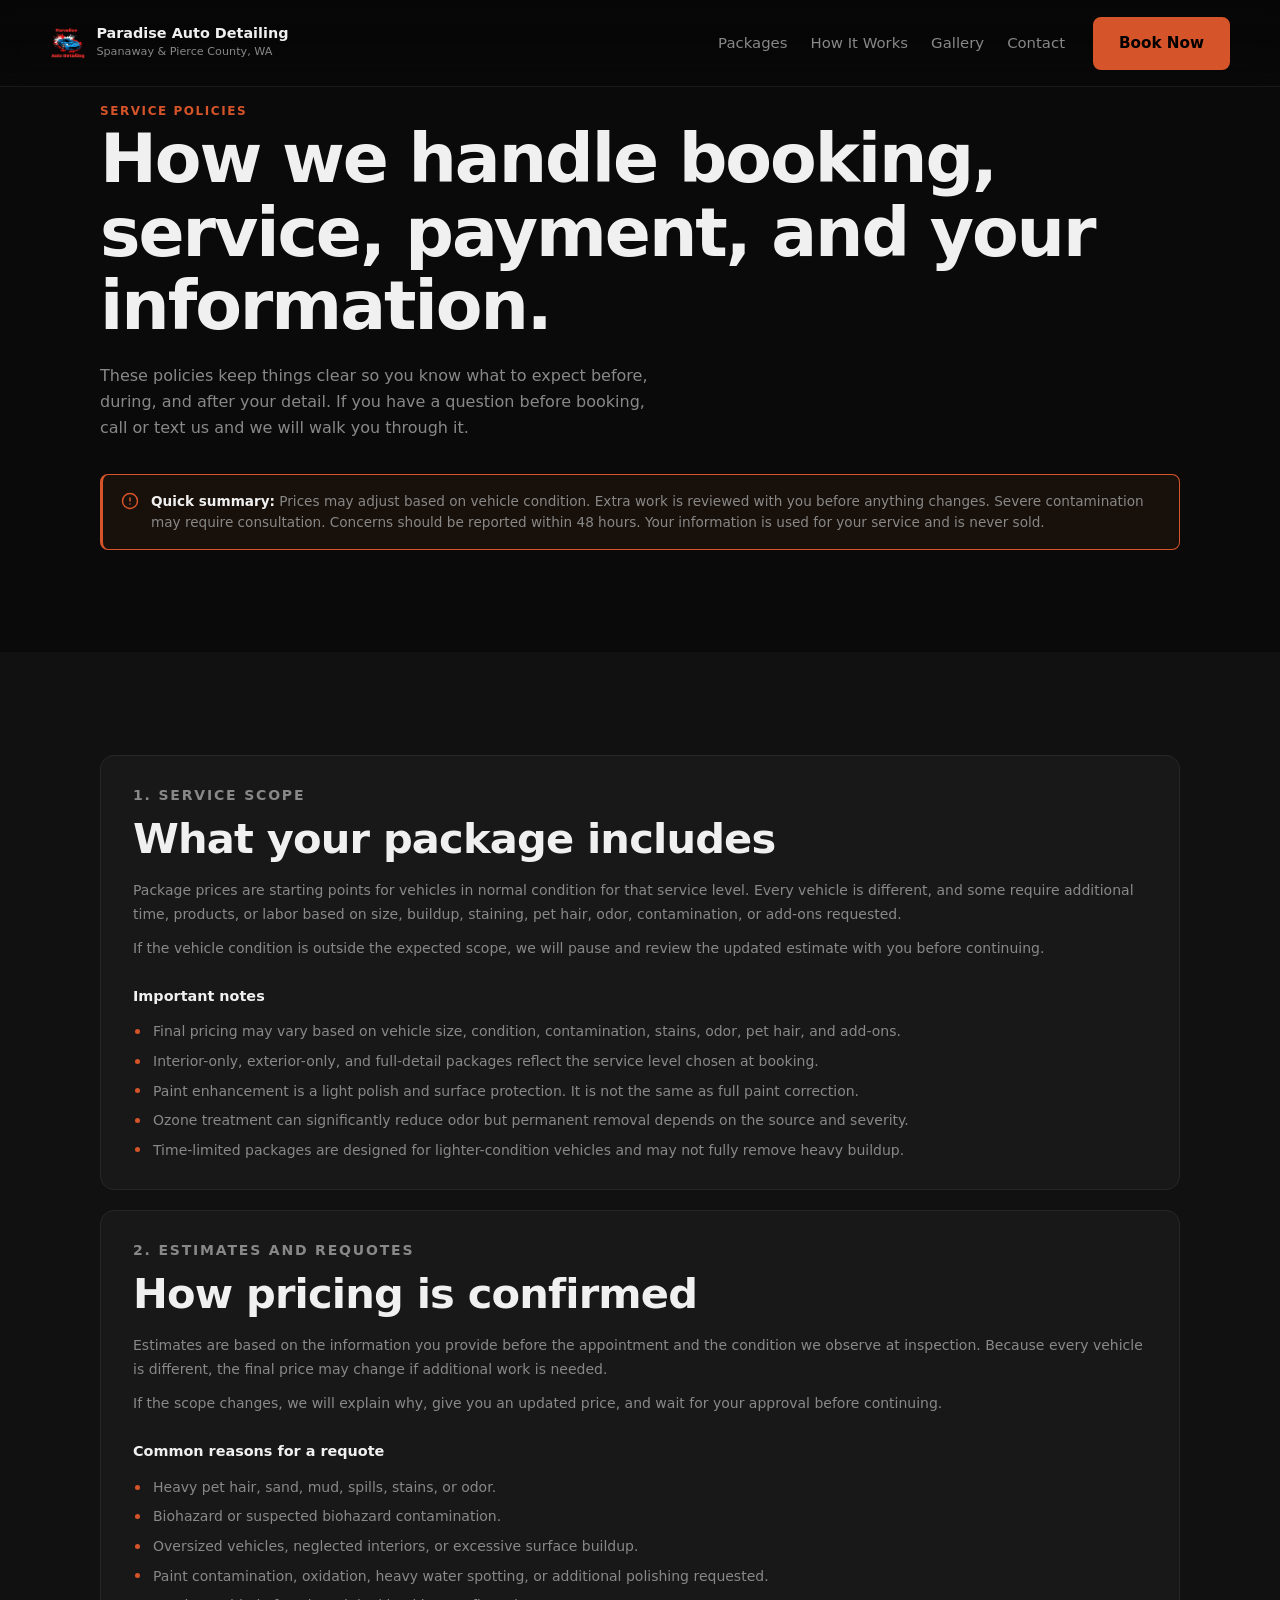
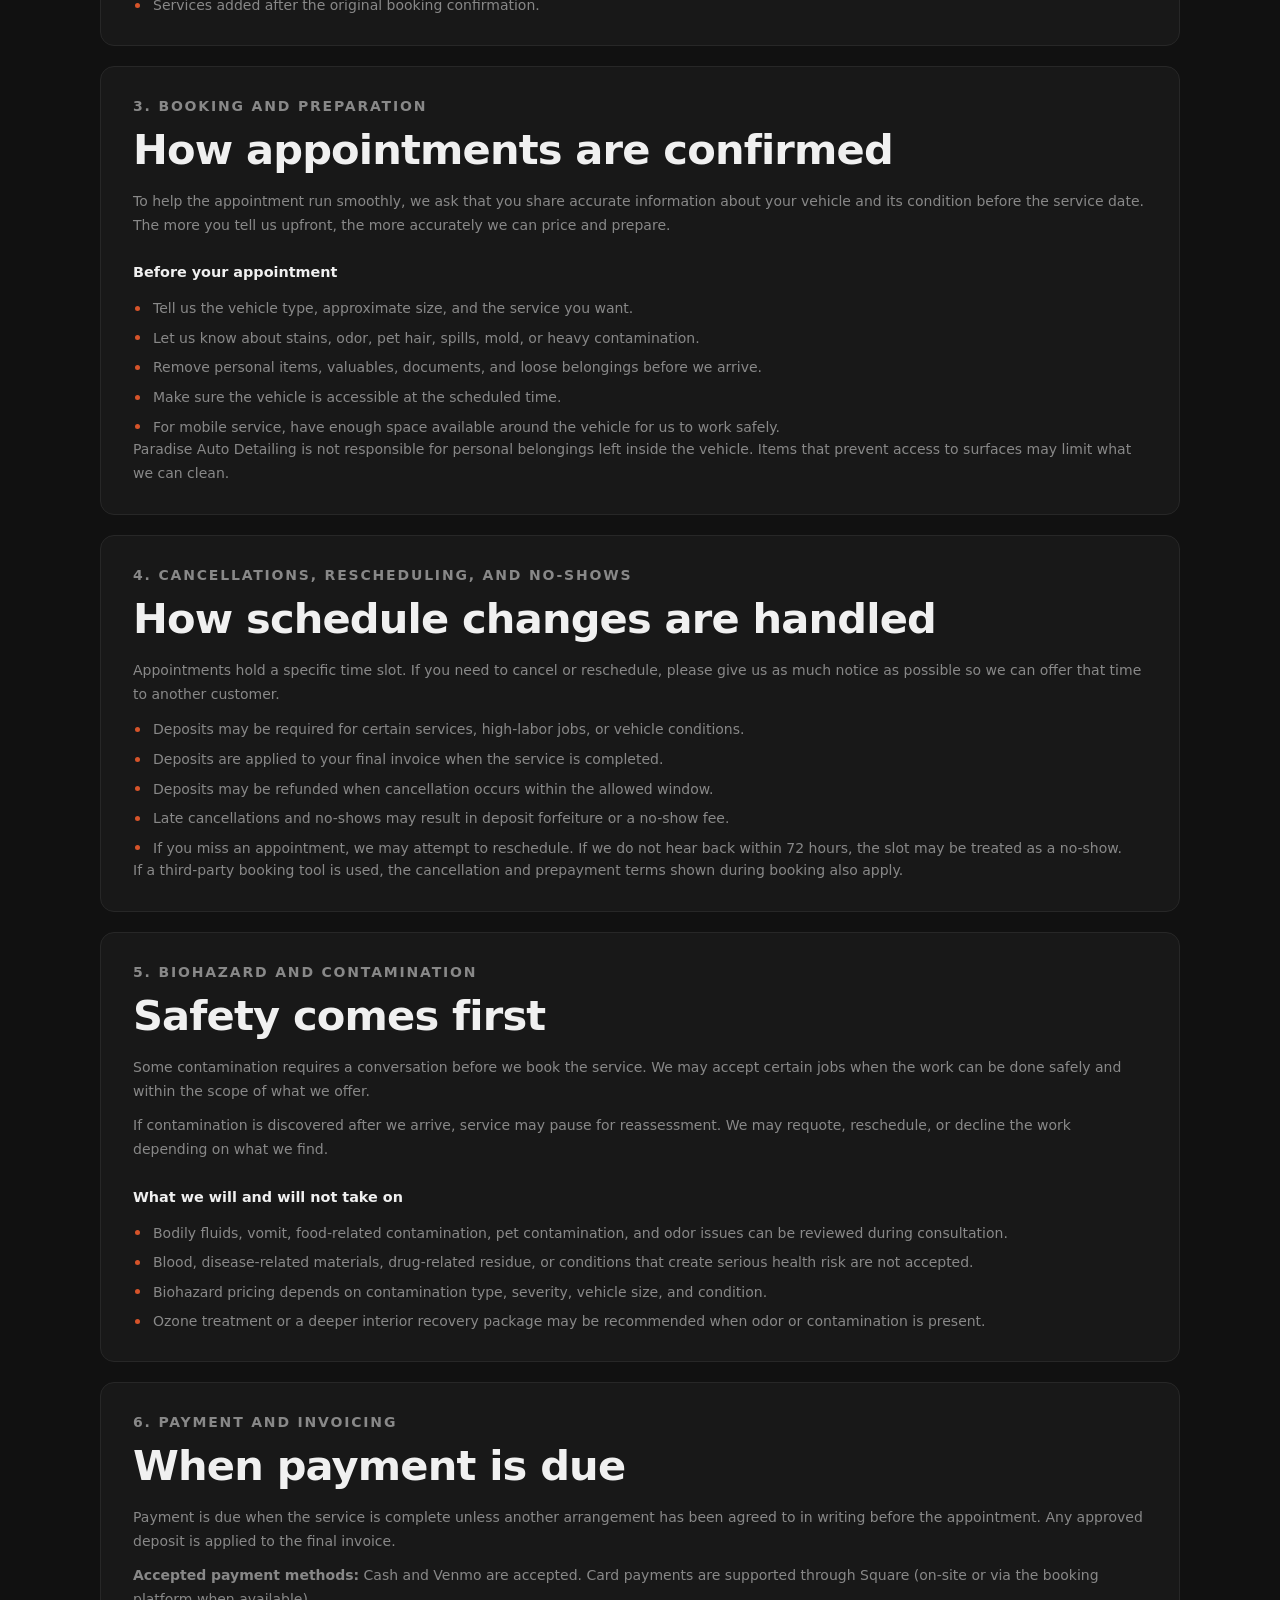
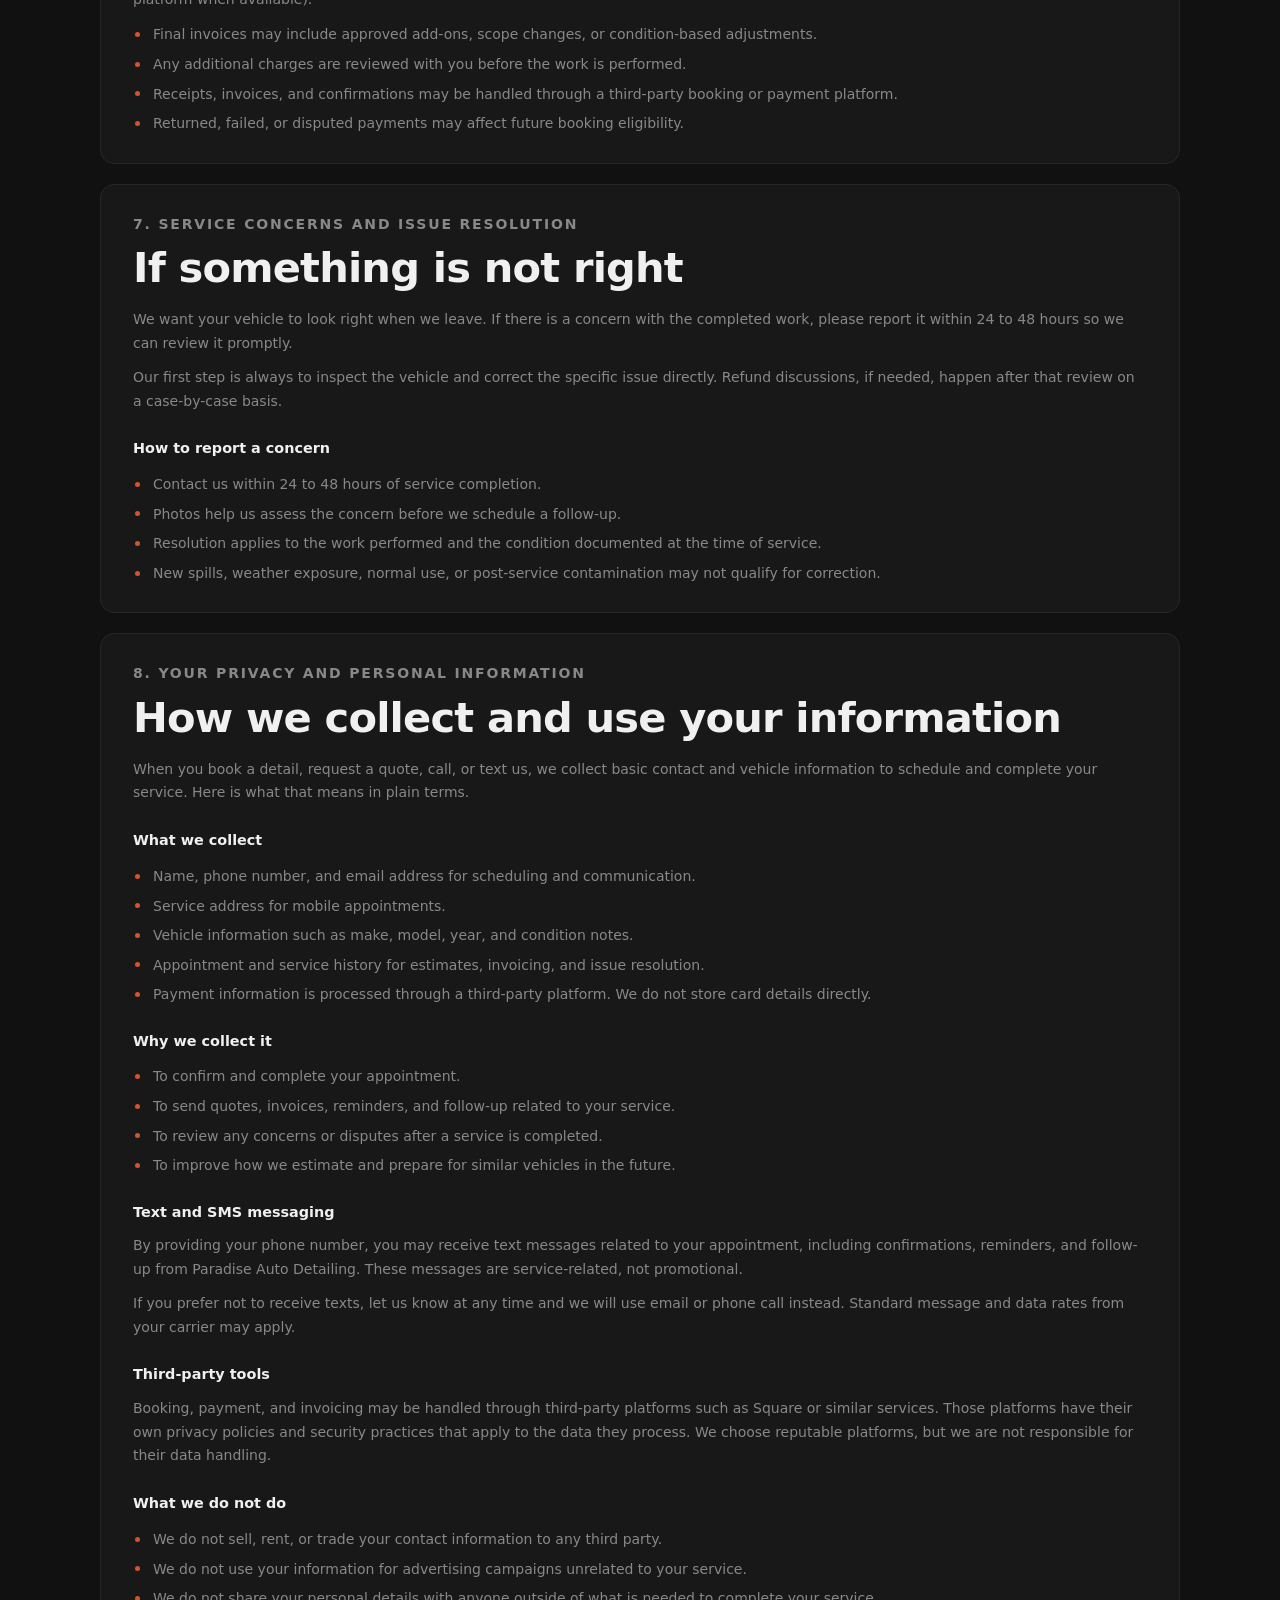
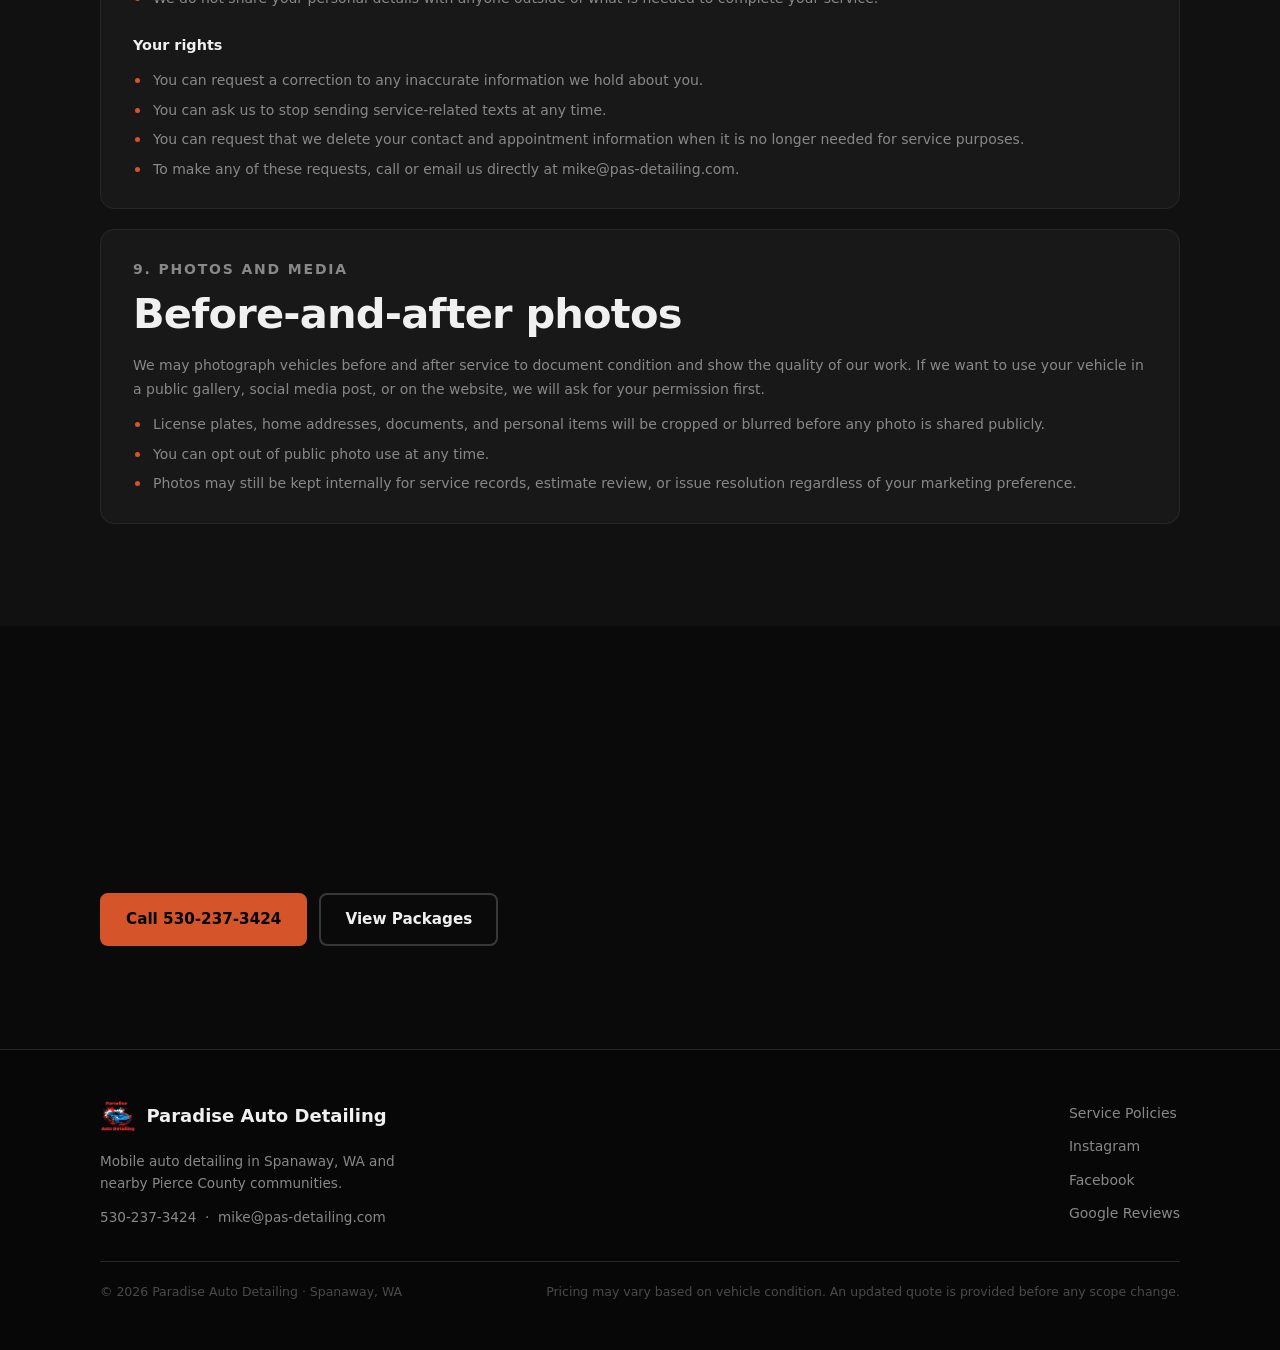
<file: policies.html>
<!DOCTYPE html>
<html lang="en">
<head>
  <meta charset="UTF-8">
  <meta name="viewport" content="width=device-width, initial-scale=1.0">
  <meta name="referrer" content="strict-origin-when-cross-origin">
  <meta http-equiv="Content-Security-Policy" content="default-src 'self'; script-src 'self'; style-src 'self'; img-src 'self' data:; font-src 'self' data:; manifest-src 'self'; connect-src 'none'; object-src 'none'; base-uri 'self'; form-action 'self'; upgrade-insecure-requests; block-all-mixed-content">
  <title>Service Policies | Paradise Auto Detailing | Spanaway, WA</title>
  <meta name="description" content="Service policies for Paradise Auto Detailing covering scope, estimates, booking, cancellations, biohazard, payment, issue resolution, privacy, and media use.">
  <meta name="theme-color" content="#0a0a0a">
  <meta property="og:title" content="Service Policies | Paradise Auto Detailing">
  <meta property="og:description" content="Booking, scope, payment, cancellation, and issue resolution policies for Paradise Auto Detailing in Spanaway, WA.">
  <meta property="og:type" content="website">
  <meta property="og:url" content="https://pas-detailing.com/policies.html">
  <meta property="og:image" content="https://pas-detailing.com/assets/img/live/hero-source.jpg">
  <meta name="twitter:card" content="summary_large_image">
  <link rel="canonical" href="https://pas-detailing.com/policies.html">
  <link rel="icon" href="assets/icons/favicon.svg" type="image/svg+xml">
  <link rel="preload" href="assets/css/styles.css" as="style">
  <link rel="stylesheet" href="assets/css/styles.css">
</head>
<body>

<a class="skip" href="#main">Skip to main content</a>

<header class="header" id="top">
  <div class="wrap header__inner">
    <a class="logo" href="index.html" aria-label="Paradise Auto Detailing, return to home">
      <img src="assets/img/live/logo-source.png" alt="" width="40" height="40" aria-hidden="true">
      <div class="logo__text">
        <strong>Paradise Auto Detailing</strong>
        <span>Spanaway &amp; Pierce County, WA</span>
      </div>
    </a>
    <nav class="nav" aria-label="Site sections">
      <a href="index.html#packages">Packages</a>
      <a href="index.html#process">How It Works</a>
      <a href="index.html#gallery">Gallery</a>
      <a href="index.html#contact">Contact</a>
    </nav>
    <a class="btn btn--orange header__cta" href="YOUR_SQUARE_BOOKING_URL" target="_blank" rel="noopener noreferrer">Book Now</a>
    <button class="hamburger" type="button" aria-label="Open menu" aria-expanded="false" aria-controls="mobile-menu">
      <span></span><span></span><span></span>
    </button>
  </div>
  <div class="mobile-menu" id="mobile-menu" hidden>
    <a href="index.html#packages">Packages &amp; Pricing</a>
    <a href="index.html#process">How It Works</a>
    <a href="index.html#gallery">Gallery</a>
    <a href="index.html#contact">Book an Appointment</a>
  </div>
</header>

<main id="main">

<section class="section">
  <div class="wrap">
    <p class="eyebrow">Service Policies</p>
    <h1>How we handle booking, service, payment, and your information.</h1>
    <p class="policy-page__intro">These policies keep things clear so you know what to expect before, during, and after your detail. If you have a question before booking, call or text us and we will walk you through it.</p>
    <div class="pricing-note u-mt-md">
      <svg class="pricing-note__icon" width="18" height="18" viewBox="0 0 24 24" fill="none" stroke="currentColor" stroke-width="2" stroke-linecap="round" stroke-linejoin="round" aria-hidden="true"><circle cx="12" cy="12" r="10"/><line x1="12" y1="8" x2="12" y2="12"/><line x1="12" y1="16" x2="12.01" y2="16"/></svg>
      <div>
        <p><strong>Quick summary:</strong> Prices may adjust based on vehicle condition. Extra work is reviewed with you before anything changes. Severe contamination may require consultation. Concerns should be reported within 48 hours. Your information is used for your service and is never sold.</p>
      </div>
    </div>
  </div>
</section>

<section class="section section--raised">
  <div class="wrap">

    <article class="policy-article" id="service-scope">
      <p class="eyebrow">1. Service Scope</p>
      <h2>What your package includes</h2>
      <p>Package prices are starting points for vehicles in normal condition for that service level. Every vehicle is different, and some require additional time, products, or labor based on size, buildup, staining, pet hair, odor, contamination, or add-ons requested.</p>
      <p>If the vehicle condition is outside the expected scope, we will pause and review the updated estimate with you before continuing.</p>
      <h3>Important notes</h3>
      <ul>
        <li>Final pricing may vary based on vehicle size, condition, contamination, stains, odor, pet hair, and add-ons.</li>
        <li>Interior-only, exterior-only, and full-detail packages reflect the service level chosen at booking.</li>
        <li>Paint enhancement is a light polish and surface protection. It is not the same as full paint correction.</li>
        <li>Ozone treatment can significantly reduce odor but permanent removal depends on the source and severity.</li>
        <li>Time-limited packages are designed for lighter-condition vehicles and may not fully remove heavy buildup.</li>
      </ul>
    </article>

    <article class="policy-article" id="estimates-and-requotes">
      <p class="eyebrow">2. Estimates and Requotes</p>
      <h2>How pricing is confirmed</h2>
      <p>Estimates are based on the information you provide before the appointment and the condition we observe at inspection. Because every vehicle is different, the final price may change if additional work is needed.</p>
      <p>If the scope changes, we will explain why, give you an updated price, and wait for your approval before continuing.</p>
      <h3>Common reasons for a requote</h3>
      <ul>
        <li>Heavy pet hair, sand, mud, spills, stains, or odor.</li>
        <li>Biohazard or suspected biohazard contamination.</li>
        <li>Oversized vehicles, neglected interiors, or excessive surface buildup.</li>
        <li>Paint contamination, oxidation, heavy water spotting, or additional polishing requested.</li>
        <li>Services added after the original booking confirmation.</li>
      </ul>
    </article>

    <article class="policy-article" id="booking-policy">
      <p class="eyebrow">3. Booking and Preparation</p>
      <h2>How appointments are confirmed</h2>
      <p>To help the appointment run smoothly, we ask that you share accurate information about your vehicle and its condition before the service date. The more you tell us upfront, the more accurately we can price and prepare.</p>
      <h3>Before your appointment</h3>
      <ul>
        <li>Tell us the vehicle type, approximate size, and the service you want.</li>
        <li>Let us know about stains, odor, pet hair, spills, mold, or heavy contamination.</li>
        <li>Remove personal items, valuables, documents, and loose belongings before we arrive.</li>
        <li>Make sure the vehicle is accessible at the scheduled time.</li>
        <li>For mobile service, have enough space available around the vehicle for us to work safely.</li>
      </ul>
      <p>Paradise Auto Detailing is not responsible for personal belongings left inside the vehicle. Items that prevent access to surfaces may limit what we can clean.</p>
    </article>

    <article class="policy-article" id="cancellation-policy">
      <p class="eyebrow">4. Cancellations, Rescheduling, and No-Shows</p>
      <h2>How schedule changes are handled</h2>
      <p>Appointments hold a specific time slot. If you need to cancel or reschedule, please give us as much notice as possible so we can offer that time to another customer.</p>
      <ul>
        <li>Deposits may be required for certain services, high-labor jobs, or vehicle conditions.</li>
        <li>Deposits are applied to your final invoice when the service is completed.</li>
        <li>Deposits may be refunded when cancellation occurs within the allowed window.</li>
        <li>Late cancellations and no-shows may result in deposit forfeiture or a no-show fee.</li>
        <li>If you miss an appointment, we may attempt to reschedule. If we do not hear back within 72 hours, the slot may be treated as a no-show.</li>
      </ul>
      <p>If a third-party booking tool is used, the cancellation and prepayment terms shown during booking also apply.</p>
    </article>

    <article class="policy-article" id="biohazard-policy">
      <p class="eyebrow">5. Biohazard and Contamination</p>
      <h2>Safety comes first</h2>
      <p>Some contamination requires a conversation before we book the service. We may accept certain jobs when the work can be done safely and within the scope of what we offer.</p>
      <p>If contamination is discovered after we arrive, service may pause for reassessment. We may requote, reschedule, or decline the work depending on what we find.</p>
      <h3>What we will and will not take on</h3>
      <ul>
        <li>Bodily fluids, vomit, food-related contamination, pet contamination, and odor issues can be reviewed during consultation.</li>
        <li>Blood, disease-related materials, drug-related residue, or conditions that create serious health risk are not accepted.</li>
        <li>Biohazard pricing depends on contamination type, severity, vehicle size, and condition.</li>
        <li>Ozone treatment or a deeper interior recovery package may be recommended when odor or contamination is present.</li>
      </ul>
    </article>

    <article class="policy-article" id="payment-policy">
      <p class="eyebrow">6. Payment and Invoicing</p>
      <h2>When payment is due</h2>
      <p>Payment is due when the service is complete unless another arrangement has been agreed to in writing before the appointment. Any approved deposit is applied to the final invoice.</p>
      <p><strong>Accepted payment methods:</strong> Cash and Venmo are accepted. Card payments are supported through Square (on-site or via the booking platform when available).</p>
      <ul>
        <li>Final invoices may include approved add-ons, scope changes, or condition-based adjustments.</li>
        <li>Any additional charges are reviewed with you before the work is performed.</li>
        <li>Receipts, invoices, and confirmations may be handled through a third-party booking or payment platform.</li>
        <li>Returned, failed, or disputed payments may affect future booking eligibility.</li>
      </ul>
    </article>

    <article class="policy-article" id="service-concerns">
      <p class="eyebrow">7. Service Concerns and Issue Resolution</p>
      <h2>If something is not right</h2>
      <p>We want your vehicle to look right when we leave. If there is a concern with the completed work, please report it within 24 to 48 hours so we can review it promptly.</p>
      <p>Our first step is always to inspect the vehicle and correct the specific issue directly. Refund discussions, if needed, happen after that review on a case-by-case basis.</p>
      <h3>How to report a concern</h3>
      <ul>
        <li>Contact us within 24 to 48 hours of service completion.</li>
        <li>Photos help us assess the concern before we schedule a follow-up.</li>
        <li>Resolution applies to the work performed and the condition documented at the time of service.</li>
        <li>New spills, weather exposure, normal use, or post-service contamination may not qualify for correction.</li>
      </ul>
    </article>

    <article class="policy-article" id="privacy-policy">
      <p class="eyebrow">8. Your Privacy and Personal Information</p>
      <h2>How we collect and use your information</h2>
      <p>When you book a detail, request a quote, call, or text us, we collect basic contact and vehicle information to schedule and complete your service. Here is what that means in plain terms.</p>

      <h3>What we collect</h3>
      <ul>
        <li>Name, phone number, and email address for scheduling and communication.</li>
        <li>Service address for mobile appointments.</li>
        <li>Vehicle information such as make, model, year, and condition notes.</li>
        <li>Appointment and service history for estimates, invoicing, and issue resolution.</li>
        <li>Payment information is processed through a third-party platform. We do not store card details directly.</li>
      </ul>

      <h3>Why we collect it</h3>
      <ul>
        <li>To confirm and complete your appointment.</li>
        <li>To send quotes, invoices, reminders, and follow-up related to your service.</li>
        <li>To review any concerns or disputes after a service is completed.</li>
        <li>To improve how we estimate and prepare for similar vehicles in the future.</li>
      </ul>

      <h3>Text and SMS messaging</h3>
      <p>By providing your phone number, you may receive text messages related to your appointment, including confirmations, reminders, and follow-up from Paradise Auto Detailing. These messages are service-related, not promotional.</p>
      <p>If you prefer not to receive texts, let us know at any time and we will use email or phone call instead. Standard message and data rates from your carrier may apply.</p>

      <h3>Third-party tools</h3>
      <p>Booking, payment, and invoicing may be handled through third-party platforms such as Square or similar services. Those platforms have their own privacy policies and security practices that apply to the data they process. We choose reputable platforms, but we are not responsible for their data handling.</p>

      <h3>What we do not do</h3>
      <ul>
        <li>We do not sell, rent, or trade your contact information to any third party.</li>
        <li>We do not use your information for advertising campaigns unrelated to your service.</li>
        <li>We do not share your personal details with anyone outside of what is needed to complete your service.</li>
      </ul>

      <h3>Your rights</h3>
      <ul>
        <li>You can request a correction to any inaccurate information we hold about you.</li>
        <li>You can ask us to stop sending service-related texts at any time.</li>
        <li>You can request that we delete your contact and appointment information when it is no longer needed for service purposes.</li>
        <li>To make any of these requests, call or email us directly at mike@pas-detailing.com.</li>
      </ul>
    </article>

    <article class="policy-article" id="media-policy">
      <p class="eyebrow">9. Photos and Media</p>
      <h2>Before-and-after photos</h2>
      <p>We may photograph vehicles before and after service to document condition and show the quality of our work. If we want to use your vehicle in a public gallery, social media post, or on the website, we will ask for your permission first.</p>
      <ul>
        <li>License plates, home addresses, documents, and personal items will be cropped or blurred before any photo is shared publicly.</li>
        <li>You can opt out of public photo use at any time.</li>
        <li>Photos may still be kept internally for service records, estimate review, or issue resolution regardless of your marketing preference.</li>
      </ul>
    </article>

  </div>
</section>

<section class="section">
  <div class="wrap">
    <header class="section__head">
      <h2>Questions before booking?</h2>
      <p>Call or text us and we will help you choose the right package and set expectations before your appointment.</p>
    </header>
    <div class="btn-row">
      <a class="btn btn--orange" href="tel:+15302373424">Call 530-237-3424</a>
      <a class="btn btn--outline" href="index.html#packages">View Packages</a>
    </div>
  </div>
</section>

</main>

<footer class="footer">
  <div class="wrap footer__grid">
    <div>
      <a class="logo footer__logo" href="index.html">
        <img src="assets/img/live/logo-source.png" alt="" width="34" height="34" aria-hidden="true">
        <strong>Paradise Auto Detailing</strong>
      </a>
      <p>Mobile auto detailing in Spanaway, WA and nearby Pierce County communities.</p>
      <p><a href="tel:+15302373424">530-237-3424</a> &nbsp;&middot;&nbsp; <a href="mailto:mike@pas-detailing.com">mike@pas-detailing.com</a></p>
    </div>
    <nav class="footer__nav" aria-label="Footer links">
      <a href="policies.html">Service Policies</a>
      <a href="https://instagram.com/_paradiseautodetailing" target="_blank" rel="noopener noreferrer">Instagram</a>
      <a href="https://www.facebook.com/profile.php?id=61573861383894" target="_blank" rel="noopener noreferrer">Facebook</a>
      <a href="https://www.google.com/search?q=Paradise+Auto+Detailing+Spanaway+WA" target="_blank" rel="noopener noreferrer">Google Reviews</a>
    </nav>
  </div>
  <div class="wrap footer__meta">
    <p>&copy; 2026 Paradise Auto Detailing &middot; Spanaway, WA</p>
    <p>Pricing may vary based on vehicle condition. An updated quote is provided before any scope change.</p>
  </div>
</footer>

<div class="sticky-bar" aria-label="Quick actions">
  <a href="tel:+15302373424">
    <svg width="16" height="16" viewBox="0 0 24 24" fill="none" stroke="currentColor" stroke-width="2.5" stroke-linecap="round" stroke-linejoin="round" aria-hidden="true"><path d="M22 16.92v3a2 2 0 0 1-2.18 2 19.79 19.79 0 0 1-8.63-3.07A19.5 19.5 0 0 1 4.69 12 19.79 19.79 0 0 1 1.56 3.36 2 2 0 0 1 3.53 1h3a2 2 0 0 1 2 1.72c.127.96.361 1.903.7 2.81a2 2 0 0 1-.45 2.11L7.91 8.7a16 16 0 0 0 6 6l.86-.86a2 2 0 0 1 2.11-.45c.907.339 1.85.573 2.81.7A2 2 0 0 1 21.73 16z"/></svg>
    Call
  </a>
  <a href="sms:+15302373424">
    <svg width="16" height="16" viewBox="0 0 24 24" fill="none" stroke="currentColor" stroke-width="2.5" stroke-linecap="round" stroke-linejoin="round" aria-hidden="true"><path d="M21 15a2 2 0 0 1-2 2H7l-4 4V5a2 2 0 0 1 2-2h14a2 2 0 0 1 2 2z"/></svg>
    Text
  </a>
  <a class="sticky-bar__primary" href="YOUR_SQUARE_BOOKING_URL" target="_blank" rel="noopener noreferrer">Book Now</a>
</div>

<script src="assets/js/main.js" defer></script>
</body>
</html>
</file>
<file: assets/css/styles.css>
﻿/* ============================================================
   Paradise Auto Detailing | styles.css
   Dark premium automotive theme. Mobile-first.
   ============================================================ */

/* --- Reset -------------------------------------------------- */
*, *::before, *::after { box-sizing: border-box; margin: 0; padding: 0; }
html { scroll-behavior: smooth; scroll-padding-top: 6rem; -webkit-text-size-adjust: 100%; }
body {
  background: #0a0a0a;
  color: #f0f0f0;
  font-family: -apple-system, BlinkMacSystemFont, Segoe UI, system-ui, sans-serif;
  font-size: clamp(1rem, 0.95rem + 0.25vw, 1.125rem);
  line-height: 1.65;
  -webkit-font-smoothing: antialiased;
  -moz-osx-font-smoothing: grayscale;
}
img, video { display: block; max-width: 100%; }
a { color: inherit; text-decoration: none; }
ul, ol { list-style: none; }
button { font: inherit; color: inherit; cursor: pointer; border: none; background: none; }

/* --- Tokens ------------------------------------------------- */
:root {
  --orange:        #d6542a;
  --orange-dark:   #b8441f;
  --bg:            #0a0a0a;
  --raised:        #111111;
  --card:          #181818;
  --card-hover:    #1e1e1e;
  --border:        #272727;
  --border-bright: #383838;
  --text:          #f0f0f0;
  --text-muted:    #888;
  --text-dim:      #4a4a4a;
  --radius:        0.875rem;
  --radius-sm:     0.5rem;
  --shadow:        0 1px 4px rgba(0,0,0,0.6), 0 6px 20px rgba(0,0,0,0.3);
}

/* --- Accessibility ------------------------------------------ */
.skip {
  position: absolute;
  top: -100%;
  left: 1rem;
  background: var(--orange);
  color: #000;
  padding: 0.5rem 1rem;
  border-radius: 0 0 var(--radius-sm) var(--radius-sm);
  font-weight: 700;
  z-index: 9999;
}
.skip:focus { top: 0; }

:focus-visible {
  outline: 2px solid var(--orange);
  outline-offset: 3px;
  border-radius: 2px;
}

@media (prefers-reduced-motion: reduce) {
  *, *::before, *::after {
    animation-duration: 0.01ms !important;
    transition-duration: 0.01ms !important;
  }
  .reveal { opacity: 1; transform: none; transition: none; }
}

/* --- Layout ------------------------------------------------- */
.wrap { width: min(92%, 1080px); margin-inline: auto; }
.section { padding: clamp(4rem, 8vw, 6.5rem) 0; }
.section--raised { background: var(--raised); }

/* --- Typography --------------------------------------------- */
h1 {
  font-size: clamp(2.4rem, 5vw + 0.5rem, 4.25rem);
  line-height: 1.08;
  font-weight: 800;
  letter-spacing: -0.03em;
}
h2 {
  font-size: clamp(1.65rem, 3vw + 0.25rem, 2.6rem);
  line-height: 1.18;
  font-weight: 700;
  letter-spacing: -0.02em;
}
h3 { font-size: 1.1rem; font-weight: 700; }
p { max-width: 60ch; }

.eyebrow {
  font-size: 0.75rem;
  font-weight: 700;
  letter-spacing: 0.13em;
  text-transform: uppercase;
  color: var(--orange);
}

/* --- Buttons ------------------------------------------------ */
.btn {
  display: inline-flex;
  align-items: center;
  justify-content: center;
  gap: 0.5rem;
  padding: 0.75rem 1.5rem;
  border-radius: var(--radius-sm);
  font-size: 0.95rem;
  font-weight: 600;
  text-decoration: none;
  border: 2px solid transparent;
  transition: background 0.15s, color 0.15s, border-color 0.15s;
  min-height: 2.75rem;
  white-space: nowrap;
  cursor: pointer;
}
.btn--orange {
  background: var(--orange);
  color: #000;
  border-color: var(--orange);
}
.btn--orange:hover,
.btn--orange:focus-visible {
  background: var(--orange-dark);
  border-color: var(--orange-dark);
}
.btn--outline {
  background: transparent;
  border-color: var(--border-bright);
  color: var(--text);
}
.btn--outline:hover,
.btn--outline:focus-visible {
  border-color: var(--orange);
  color: var(--orange);
}
.btn--ghost {
  background: transparent;
  border-color: transparent;
  color: var(--orange);
}
.btn--ghost:hover,
.btn--ghost:focus-visible {
  background: rgba(249,115,22,0.1);
}
.btn--lg { padding: 0.95rem 2rem; font-size: 1.05rem; }

.btn-row { display: flex; flex-wrap: wrap; gap: 0.75rem; align-items: center; }

/* --- Header ------------------------------------------------- */
.header {
  position: fixed;
  top: 0;
  left: 0;
  right: 0;
  z-index: 200;
  background: linear-gradient(180deg, rgba(6,6,6,0.92) 0%, rgba(6,6,6,0.78) 62%, rgba(6,6,6,0.18) 100%);
  backdrop-filter: blur(12px);
  -webkit-backdrop-filter: blur(12px);
  border-bottom: 1px solid rgba(255,255,255,0.08);
}

.header .wrap {
  width: min(94%, 1180px);
}

.header__inner {
  display: flex;
  align-items: center;
  gap: clamp(0.9rem, 1.8vw, 1.35rem);
  padding-block: 0.9rem;
  min-height: 5.4rem;
  flex-wrap: nowrap;
}

/* Logo */
.logo {
  display: flex;
  align-items: center;
  gap: 0.65rem;
  text-decoration: none;
  flex-shrink: 0;
}
.logo img {
  height: 2.25rem;
  width: 2.25rem;
  border-radius: 6px;
  object-fit: contain;
}
.logo__text strong { display: block; font-size: 0.9rem; font-weight: 700; line-height: 1.2; }
.logo__text span { display: none; font-size: 0.7rem; color: var(--text-muted); }
@media (min-width: 560px) { .logo__text span { display: block; } }
.footer__logo .logo__text { display: flex; align-items: center; gap: 0; flex-direction: column; align-items: flex-start; }

/* Nav */
.nav {
  display: none;
  align-items: center;
  gap: clamp(1.2rem, 1.8vw, 1.8rem);
  margin-left: auto;
}
@media (min-width: 768px) { .nav { display: flex; } }
.nav a {
  font-size: 0.93rem;
  line-height: 1;
  color: var(--text-muted);
  transition: color 0.15s;
}
.nav a:hover { color: var(--text); }
.nav a.active { color: var(--text); font-weight: 600; }

.header__cta {
  display: none;
  flex-shrink: 0;
  white-space: nowrap;
}
@media (min-width: 768px) {
  .header__cta {
    display: inline-flex;
    margin-left: 0.4rem;
  }
}

/* Hamburger */
.hamburger {
  display: flex;
  flex-direction: column;
  gap: 5px;
  padding: 0.4rem;
  margin-left: auto;
}
@media (min-width: 768px) { .hamburger { display: none; } }
.hamburger span {
  display: block;
  width: 22px;
  height: 2px;
  background: var(--text);
  border-radius: 2px;
  transition: transform 0.2s, opacity 0.2s;
}
.hamburger[aria-expanded=true] span:nth-child(1) { transform: translateY(7px) rotate(45deg); }
.hamburger[aria-expanded=true] span:nth-child(2) { opacity: 0; }
.hamburger[aria-expanded=true] span:nth-child(3) { transform: translateY(-7px) rotate(-45deg); }

/* Mobile menu */
.mobile-menu {
  border-top: 1px solid var(--border);
  background: var(--raised);
  padding: 1rem;
  display: flex;
  flex-direction: column;
  gap: 0.25rem;
}
.mobile-menu[hidden] { display: none; }
.mobile-menu a {
  display: block;
  padding: 0.75rem 0.5rem;
  font-size: 1rem;
  color: var(--text-muted);
  border-radius: var(--radius-sm);
  transition: color 0.15s, background 0.15s;
}
.mobile-menu a:hover { color: var(--text); background: var(--card); }

/* --- Scroll reveal ----------------------------------------- */
.reveal {
  opacity: 0;
  transform: translateY(20px);
  transition: opacity 0.55s ease, transform 0.55s ease;
}
.reveal.is-visible {
  opacity: 1;
  transform: none;
}

/* --- Hero --------------------------------------------------- */
.hero {
  position: relative;
  min-height: 100vh;
  min-height: 100dvh;
  display: grid;
  align-items: center;
}
.hero__bg {
  position: absolute;
  inset: 0;
  z-index: 0;
}
.hero__bg img {
  width: 100%;
  height: 100%;
  object-fit: cover;
  object-position: center 30%;
}
.hero__overlay {
  position: absolute;
  inset: 0;
  z-index: 1;
  background: linear-gradient(
    105deg,
    rgba(0,0,0,0.88) 0%,
    rgba(0,0,0,0.65) 55%,
    rgba(0,0,0,0.3) 100%
  );
}
.hero__content {
  position: relative;
  z-index: 2;
  padding-top: clamp(8.5rem, 18vh, 11rem);
  padding-bottom: clamp(5rem, 12vh, 8rem);
}
.hero__content .eyebrow { margin-bottom: 1.25rem; }
.hero h1 {
  color: #fff;
  margin-bottom: 1.25rem;
  max-width: 14ch;
}
.hero__sub {
  color: rgba(255,255,255,0.72);
  font-size: clamp(1rem, 1.5vw + 0.25rem, 1.2rem);
  margin-bottom: 2rem;
  max-width: 44ch;
}
.hero .btn-row { margin-bottom: 2.5rem; }
.hero .btn--outline {
  border-color: rgba(255,255,255,0.3);
  color: #fff;
}
.hero .btn--outline:hover,
.hero .btn--outline:focus-visible {
  border-color: var(--orange);
  color: var(--orange);
  background: transparent;
}
.hero__trust {
  display: flex;
  flex-wrap: wrap;
  gap: 0.75rem 1.5rem;
  list-style: none;
}
.hero__trust li {
  font-size: 0.8rem;
  color: rgba(255,255,255,0.55);
  padding-left: 1.1rem;
  position: relative;
}
.hero__trust li::before {
  content: "✓";
  position: absolute;
  left: 0;
  color: var(--orange);
  font-weight: 700;
}

/* --- Section head ------------------------------------------- */
.section__head { margin-bottom: clamp(2rem, 4vw, 3rem); }
.section__head h2 { margin-bottom: 0.5rem; }
.section__head p { color: var(--text-muted); }
.section__head--row {
  display: flex;
  align-items: center;
  justify-content: space-between;
  flex-wrap: wrap;
  gap: 1rem;
}
.section__head--row p { display: none; }

/* --- Packages ---------------------------------------------- */
.packages {
  display: grid;
  grid-template-columns: 1fr;
  gap: 1rem;
  margin-bottom: 1.25rem;
}
@media (min-width: 600px) {
  .packages { grid-template-columns: repeat(2, 1fr); }
}

.package {
  display: flex;
  flex-direction: column;
  gap: 1.1rem;
  background: var(--card);
  border: 1px solid var(--border);
  border-radius: var(--radius);
  padding: clamp(1.25rem, 3vw, 1.75rem);
  transition: border-color 0.2s;
}
.package:hover { border-color: var(--border-bright); }

.package--featured {
  border-color: var(--orange);
  background: #180f04;
  box-shadow: 0 0 0 1px var(--orange), 0 8px 48px rgba(249,115,22,0.14);
}
.package--featured:hover { border-color: var(--orange-dark); box-shadow: 0 0 0 1px var(--orange-dark), 0 8px 48px rgba(234,108,10,0.18); }

.package__badge {
  font-size: 0.7rem;
  font-weight: 700;
  letter-spacing: 0.1em;
  text-transform: uppercase;
  color: var(--orange);
}

.package__top {
  display: flex;
  align-items: flex-start;
  justify-content: space-between;
  gap: 1rem;
}
.package__top h3 { font-size: 1.2rem; }
.package__price {
  display: flex;
  flex-direction: column;
  align-items: flex-end;
  font-size: 1.6rem;
  font-weight: 800;
  color: var(--orange);
  white-space: nowrap;
  line-height: 1;
}
.package__price-label {
  font-size: 0.65rem;
  font-weight: 500;
  letter-spacing: 0.04em;
  text-transform: uppercase;
  color: var(--text-muted);
  margin-bottom: 0.2rem;
}

.package__desc {
  font-size: 0.85rem;
  color: var(--text-muted);
  line-height: 1.6;
  margin-bottom: 0.75rem;
}

.package ul {
  flex: 1;
  display: flex;
  flex-direction: column;
  gap: 0.45rem;
}
.package ul li {
  font-size: 0.875rem;
  color: var(--text-muted);
  padding-left: 1.2rem;
  position: relative;
  line-height: 1.5;
}
.package ul li::before {
  content: "–";
  position: absolute;
  left: 0;
  color: var(--orange);
}

.package__split {
  font-size: 0.78rem;
  color: var(--text-muted);
  border-top: 1px solid var(--border);
  padding-top: 0.75rem;
}
.package__split-label {
  font-size: 0.7rem;
  font-weight: 600;
  letter-spacing: 0.04em;
  text-transform: uppercase;
  color: var(--orange);
  margin-right: 0.25rem;
}

.package .btn { width: 100%; margin-top: auto; }

.package__cta-row {
  display: flex;
  gap: 0.5rem;
  margin-top: auto;
}
.package__cta-row .btn {
  flex: 1;
  width: auto;
  margin-top: 0;
  display: flex;
  align-items: center;
  justify-content: center;
  gap: 0.35em;
  white-space: nowrap;
}
.btn__icon {
  flex-shrink: 0;
  margin-top: -1px;
}

.package__caption {
  font-size: 0.75rem;
  color: var(--text-muted);
  text-align: center;
  line-height: 1.4;
  padding-top: 0.25rem;
}
.package__caption-savings {
  color: var(--orange);
  font-weight: 600;
}

/* --- Package row utility (allow two packages side-by-side within the packages grid) --- */
.package-row {
  display: flex;
  flex-direction: column;
  gap: 1rem;
}
@media (min-width: 600px) {
  .package-row {
    grid-column: 1 / -1;
    flex-direction: row;
  }
  .package-row .package {
    flex: 1 1 0;
  }
}

/* --- Wide package card (Ceramic Coating etc.) --- */
.package--wide {
  grid-column: 1 / -1;
  display: grid;
  grid-template-columns: 1fr 1fr;
  gap: clamp(1.5rem, 4vw, 2.5rem);
  align-items: start;
}
@media (max-width: 599px) {
  .package--wide {
    grid-template-columns: 1fr;
  }
}
.package__left {
  display: flex;
  flex-direction: column;
  gap: 1rem;
}
.package__right {
  display: flex;
  flex-direction: column;
  gap: 0.45rem;
  padding-block-start: 0.2rem;
}
.package__right li {
  font-size: 0.875rem;
  color: var(--text-muted);
  padding-left: 1.2rem;
  position: relative;
  line-height: 1.5;
}
.package__right li::before {
  content: "–";
  position: absolute;
  left: 0;
  color: var(--orange);
}

/* --- Biohazard signpost notice --- */
.biohazard-notice {
  grid-column: 1 / -1;
  display: flex;
  flex-direction: column;
  gap: 1rem;
  border: 1px solid rgba(249,115,22,0.35);
  border-left: 4px solid var(--orange);
  border-radius: var(--radius);
  background: rgba(249,115,22,0.07);
  padding: 1.375rem 1.625rem;
}
.biohazard-notice__head {
  display: flex;
  align-items: center;
  gap: 0.875rem;
}
.biohazard-notice__icon {
  flex-shrink: 0;
  color: var(--orange);
}
.biohazard-notice__head h3 {
  font-size: 1.05rem;
  font-weight: 700;
  color: var(--text);
  margin-bottom: 0.15rem;
  line-height: 1.3;
}
.biohazard-notice__meta {
  font-size: 0.8rem;
  color: var(--orange);
  font-weight: 600;
  display: block;
}
.biohazard-notice > p {
  font-size: 0.875rem;
  color: var(--text-muted);
  max-width: none;
  line-height: 1.65;
}
.biohazard-notice__upgrade {
  display: flex;
  align-items: flex-start;
  gap: 0.625rem;
  background: rgba(249,115,22,0.08);
  border: 1px solid rgba(249,115,22,0.25);
  border-radius: var(--radius-sm);
  padding: 0.875rem 1rem;
}
.biohazard-notice__upgrade svg {
  flex-shrink: 0;
  color: var(--orange);
  margin-top: 0.15em;
}
.biohazard-notice__upgrade p {
  font-size: 0.825rem;
  color: var(--text-muted);
  max-width: none;
  line-height: 1.6;
}
.biohazard-notice__upgrade strong {
  color: var(--text);
}
.biohazard-notice__actions {
  display: flex;
  flex-wrap: wrap;
  gap: 0.5rem;
}

/* Extras / specialty */
.extras {
  background: var(--card);
  border: 1px solid var(--border);
  border-radius: var(--radius);
  padding: 1.25rem 1.5rem;
  margin-bottom: 1rem;
}
.extras h3 { font-size: 0.95rem; margin-bottom: 0.4rem; }
.extras p { font-size: 0.875rem; color: var(--text-muted); max-width: none; line-height: 1.6; }
.extras a { color: var(--orange); text-decoration: underline; text-underline-offset: 2px; }

/* Pricing note */
.pricing-note {
  display: flex;
  align-items: flex-start;
  gap: 0.75rem;
  font-size: 0.85rem;
  color: var(--text-muted);
  border: 1px solid var(--orange);
  border-left: 3px solid var(--orange);
  border-radius: var(--radius-sm);
  padding: 1rem 1.125rem;
  line-height: 1.55;
  max-width: none;
  background: rgba(249,115,22,0.06);
}
.pricing-note__icon {
  flex-shrink: 0;
  color: var(--orange);
  margin-top: 0.1em;
}
.pricing-note p { color: var(--text-muted); max-width: none; font-size: inherit; line-height: inherit; }
.pricing-note strong { color: var(--text); }

/* --- Why Choose (trust grid) -------------------------------- */
.trust-grid {
  display: grid;
  gap: 1.25rem;
  grid-template-columns: 1fr;
}
@media (min-width: 480px) {
  .trust-grid {
    grid-template-columns: repeat(2, 1fr);
  }
}
@media (min-width: 960px) {
  .trust-grid {
    grid-template-columns: repeat(4, 1fr);
  }
}
.trust-item {
  padding: 1.25rem;
  background: var(--card);
  border: 1px solid var(--border);
  border-radius: var(--radius);
}
.trust-item strong {
  display: block;
  font-size: 0.95rem;
  color: var(--text);
  margin-bottom: 0.4rem;
}
.trust-item p {
  font-size: 0.875rem;
  color: var(--text-muted);
  max-width: none;
  line-height: 1.5;
}

/* --- FAQ ---------------------------------------------------- */
.faq-list {
  display: flex;
  flex-direction: column;
  gap: 0;
  border: 1px solid var(--border);
  border-radius: var(--radius);
  overflow: hidden;
}
.faq-item {
  padding: 1.25rem 1.5rem;
  border-bottom: 1px solid var(--border);
}
.faq-item:last-child { border-bottom: none; }
.faq-item dt {
  font-weight: 600;
  font-size: 0.95rem;
  color: var(--text);
  margin-bottom: 0.5rem;
}
.faq-item dd {
  font-size: 0.875rem;
  color: var(--text-muted);
  line-height: 1.65;
  margin: 0;
}
.faq-cta {
  margin-top: 1.5rem;
  font-size: 0.9rem;
  color: var(--text-muted);
  max-width: none;
}
.faq-cta a {
  color: var(--orange);
  text-decoration: underline;
  text-underline-offset: 2px;
}

/* --- Steps -------------------------------------------------- */
.steps {
  display: flex;
  flex-direction: column;
  gap: 2rem;
  list-style: none;
}
@media (min-width: 640px) {
  .steps {
    flex-direction: row;
    gap: 0;
  }
}
.step {
  display: flex;
  align-items: flex-start;
  gap: 1.25rem;
  flex: 1;
}
@media (min-width: 640px) {
  .step {
    flex-direction: column;
    gap: 1rem;
    padding: 0 2.5rem;
    border-left: 1px solid var(--border);
  }
  .step:first-child {
    padding-left: 0;
    border-left: none;
  }
}
.step__num {
  display: inline-flex;
  align-items: center;
  justify-content: center;
  min-width: 2.5rem;
  height: 2.5rem;
  background: var(--orange);
  color: #000;
  font-weight: 800;
  font-size: 1.1rem;
  border-radius: 50%;
  flex-shrink: 0;
}
.step strong { display: block; font-size: 1rem; margin-bottom: 0.35rem; }
.step p { font-size: 0.875rem; color: var(--text-muted); max-width: none; line-height: 1.55; }

/* --- Gallery ----------------------------------------------- */
.gallery {
  display: grid;
  grid-template-columns: 1fr;
  gap: 1rem;
  margin-bottom: 1.5rem;
}
.gallery__feature {
  display: grid;
  gap: 1rem;
  padding: clamp(1rem, 2vw, 1.25rem);
  background: linear-gradient(180deg, rgba(24,24,24,0.95) 0%, rgba(14,14,14,0.98) 100%);
  border: 1px solid var(--border);
  border-radius: var(--radius);
  box-shadow: var(--shadow);
}

.gallery__viewer-copy {
  display: grid;
  gap: 0.45rem;
}

.gallery__viewer-meta {
  display: flex;
  align-items: center;
  justify-content: space-between;
  gap: 0.75rem;
  flex-wrap: wrap;
}

.gallery__viewer-meta .eyebrow {
  margin-bottom: 0;
}

.gallery__viewer-mode {
  display: inline-flex;
  align-items: center;
  justify-content: center;
  padding: 0.35rem 0.7rem;
  border-radius: 999px;
  background: rgba(249,115,22,0.12);
  color: var(--orange);
  font-size: 0.75rem;
  font-weight: 700;
  letter-spacing: 0.08em;
  text-transform: uppercase;
}

.gallery__viewer-copy h3 {
  font-size: clamp(1.3rem, 2vw + 0.35rem, 1.85rem);
}

.gallery__viewer-copy p,
.gallery__viewer-hint {
  max-width: none;
  color: rgba(240,240,240,0.8);
}

.gallery__viewer-hint {
  font-size: 0.92rem;
}

.comparison-slider {
  --comparison-position: 50%;
  position: relative;
  aspect-ratio: 16 / 10;
  overflow: hidden;
  border-radius: calc(var(--radius) - 0.125rem);
  border: 1px solid var(--border);
  background: radial-gradient(circle at top, rgba(255,255,255,0.06), transparent 45%), #050505;
}

.comparison-slider > img,
.comparison-slider__after img {
  width: 100%;
  height: 100%;
  object-fit: cover;
}

.comparison-slider__after {
  position: absolute;
  inset: 0;
  clip-path: inset(0 0 0 var(--comparison-position));
}

.comparison-slider__label {
  position: absolute;
  top: 1rem;
  z-index: 2;
  padding: 0.35rem 0.65rem;
  border-radius: 999px;
  background: rgba(10,10,10,0.78);
  color: #fff;
  font-size: 0.72rem;
  font-weight: 700;
  letter-spacing: 0.08em;
  text-transform: uppercase;
}

.comparison-slider__label--before {
  left: 1rem;
}

.comparison-slider__label--after {
  right: 1rem;
}

.comparison-slider__divider {
  position: absolute;
  top: 0;
  bottom: 0;
  left: var(--comparison-position);
  z-index: 2;
  width: 2px;
  transform: translateX(-50%);
  background: rgba(255,255,255,0.92);
  box-shadow: 0 0 0 1px rgba(0,0,0,0.18);
}

.comparison-slider__handle {
  position: absolute;
  top: 50%;
  left: var(--comparison-position);
  z-index: 3;
  width: 3.5rem;
  height: 3.5rem;
  display: grid;
  place-items: center;
  border-radius: 50%;
  transform: translate(-50%, -50%);
  background: rgba(10,10,10,0.82);
  border: 2px solid rgba(255,255,255,0.92);
  box-shadow: var(--shadow);
  pointer-events: none;
}

.comparison-slider__handle::before {
  content: '\2194';
  font-size: 1.2rem;
  font-weight: 700;
  line-height: 1;
}

.comparison-slider__range {
  position: absolute;
  inset: 0;
  z-index: 4;
  width: 100%;
  height: 100%;
  appearance: none;
  background: transparent;
  cursor: ew-resize;
}

.comparison-slider__range::-webkit-slider-thumb {
  -webkit-appearance: none;
  width: 3.5rem;
  height: 3.5rem;
  border-radius: 50%;
  opacity: 0;
}

.comparison-slider__range::-webkit-slider-runnable-track {
  height: 100%;
  background: transparent;
}

.comparison-slider__range::-moz-range-thumb {
  width: 3.5rem;
  height: 3.5rem;
  border: none;
  border-radius: 50%;
  opacity: 0;
}

.comparison-slider__range::-moz-range-track {
  height: 100%;
  background: transparent;
  border: none;
}

.gallery[data-mode="single"] .comparison-slider > img,
.gallery[data-mode="single"] .comparison-slider__after img {
  object-fit: contain;
}

.gallery[data-mode="single"] .comparison-slider__after,
.gallery[data-mode="single"] .comparison-slider__label,
.gallery[data-mode="single"] .comparison-slider__divider,
.gallery[data-mode="single"] .comparison-slider__handle,
.gallery[data-mode="single"] .comparison-slider__range {
  display: none;
}

.gallery__thumbs {
  display: grid;
  grid-template-columns: repeat(2, minmax(0, 1fr));
  gap: 0.6rem;
}

.gallery__thumb {
  display: grid;
  gap: 0.5rem;
  padding: 0.55rem;
  text-align: left;
  background: var(--card);
  border: 1px solid var(--border);
  border-radius: var(--radius-sm);
  transition: border-color 0.15s, background 0.15s, transform 0.15s;
}

.gallery__thumb:hover,
.gallery__thumb:focus-visible {
  border-color: var(--border-bright);
  background: var(--card-hover);
  transform: translateY(-1px);
}

.gallery__thumb.is-active {
  border-color: var(--orange);
  background: rgba(249,115,22,0.08);
  box-shadow: 0 0 0 1px rgba(249,115,22,0.14);
}

.gallery__thumb-badge {
  display: inline-flex;
  align-items: center;
  justify-content: center;
  width: fit-content;
  padding: 0.2rem 0.55rem;
  border-radius: 999px;
  background: rgba(255,255,255,0.06);
  color: var(--text-muted);
  font-size: 0.68rem;
  font-weight: 700;
  letter-spacing: 0.05em;
  text-transform: uppercase;
}

.gallery__thumb.is-active .gallery__thumb-badge {
  background: rgba(249,115,22,0.14);
  color: var(--orange);
}

.gallery__thumb img {
  width: 100%;
  aspect-ratio: 16 / 10;
  border-radius: calc(var(--radius-sm) - 2px);
  object-fit: cover;
  background: #050505;
  transition: transform 0.3s ease;
}

.gallery__thumb:hover img,
.gallery__thumb:focus-visible img {
  transform: scale(1.02);
}

.gallery__thumb-copy {
  display: grid;
  gap: 0.2rem;
}

.gallery__thumb-copy strong {
  font-size: 0.9rem;
  line-height: 1.25;
}

.gallery__thumb-copy span {
  color: rgba(240,240,240,0.76);
  font-size: 0.8rem;
  line-height: 1.35;
}

@media (min-width: 700px) {
  .gallery__thumbs {
    grid-template-columns: repeat(3, minmax(0, 1fr));
  }
}

@media (min-width: 960px) {
  .gallery__thumbs {
    grid-template-columns: repeat(4, minmax(0, 1fr));
  }
}

@media (min-width: 1200px) {
  .gallery__thumbs {
    grid-template-columns: repeat(5, minmax(0, 1fr));
  }
}

.gallery__instagram {
  margin-top: 2.5rem;
}

.instagram-follow-card {
  display: flex;
  align-items: center;
  gap: 1rem;
  background: var(--card);
  border: 1px solid var(--border);
  border-radius: var(--radius);
  padding: 1.125rem 1.375rem;
  text-decoration: none;
  color: var(--text);
  transition: border-color 0.15s, background 0.15s;
}
.instagram-follow-card:hover {
  border-color: var(--border-bright);
  background: var(--card-hover);
}
.instagram-follow-card__icon {
  flex-shrink: 0;
  color: var(--orange);
}
.instagram-follow-card strong {
  display: block;
  font-size: 0.9rem;
}
.instagram-follow-card span {
  display: block;
  font-size: 0.8rem;
  color: var(--text-muted);
  margin-top: 0.15rem;
}
.instagram-follow-card__arrow {
  flex-shrink: 0;
  color: var(--text-muted);
  margin-left: auto;
}

/* --- Contact ----------------------------------------------- */
.contact-actions {
  display: grid;
  grid-template-columns: repeat(3, 1fr);
  gap: 0.75rem;
  margin-bottom: 2rem;
}
@media (max-width: 479px) {
  .contact-actions { grid-template-columns: 1fr; }
}
.contact-card {
  display: flex;
  flex-direction: row;
  align-items: center;
  gap: 0.75rem;
  background: var(--card);
  border: 1px solid var(--border);
  border-radius: var(--radius);
  padding: 0.875rem 1.125rem;
  text-decoration: none;
  color: var(--text);
  transition: border-color 0.15s, background 0.15s;
}
.contact-card:hover,
.contact-card:focus-visible { border-color: var(--orange); background: var(--card-hover); }
.contact-card__icon {
  color: var(--orange);
  flex-shrink: 0;
}
.contact-card strong { font-size: 0.875rem; display: block; }
.contact-card span { font-size: 0.775rem; color: var(--text-muted); }

.reviews {
  background: var(--card);
  border: 1px solid var(--border);
  border-radius: var(--radius);
  padding: 1.5rem;
  display: flex;
  align-items: center;
  justify-content: space-between;
  flex-wrap: wrap;
  gap: 1rem;
}
.reviews p { font-size: 0.9rem; color: var(--text-muted); margin: 0; max-width: none; }

/* --- Policy page ------------------------------------------- */
.policy-article {
  background: var(--card);
  border: 1px solid var(--border);
  border-radius: var(--radius);
  padding: 1.75rem 2rem;
}
.policy-article + .policy-article { margin-top: 1.25rem; }
.policy-article .eyebrow { margin-bottom: 0.4rem; }
.policy-article h2 { margin-bottom: 1rem; }
.policy-article h3 {
  margin-top: 1.5rem;
  margin-bottom: 0.6rem;
  font-size: 0.9rem;
  font-weight: 700;
  color: var(--text);
}
.policy-article p {
  font-size: 0.875rem;
  color: var(--text-muted);
  line-height: 1.7;
  max-width: none;
}
.policy-article p + p { margin-top: 0.65rem; }
.policy-article ul {
  margin-top: 0.75rem;
  display: flex;
  flex-direction: column;
  gap: 0.45rem;
}
.policy-article li {
  font-size: 0.875rem;
  color: var(--text-muted);
  padding-left: 1.25rem;
  position: relative;
  line-height: 1.6;
}
.policy-article li::before {
  content: '';
  position: absolute;
  left: 0.1rem;
  top: 0.62em;
  width: 5px;
  height: 5px;
  border-radius: 50%;
  background: var(--orange);
  flex-shrink: 0;
}

.policy-page__intro {
  margin-top: 1.25rem;
  font-size: 1rem;
  color: var(--text-muted);
  max-width: 56ch;
  line-height: 1.65;
}

/* --- Footer ------------------------------------------------- */
.footer {
  background: #070707;
  border-top: 1px solid var(--border);
  padding: 3rem 0 6rem;
}
@media (min-width: 768px) { .footer { padding-bottom: 3rem; } }

.footer__grid {
  display: flex;
  flex-wrap: wrap;
  gap: 2.5rem;
  justify-content: space-between;
  margin-bottom: 2rem;
}
.footer__grid > div { display: flex; flex-direction: column; gap: 0.75rem; }
.footer__grid p { font-size: 0.85rem; color: var(--text-muted); max-width: 36ch; }
.footer__grid a { transition: color 0.15s; }
.footer__grid a:hover { color: var(--orange); }

.footer__logo { margin-bottom: 0.25rem; }
.footer__logo img { border-radius: 6px; }

.footer__nav {
  display: flex;
  flex-direction: column;
  gap: 0.65rem;
}
@media (min-width: 480px) { .footer__nav { padding-top: 0.25rem; } }
.footer__nav a { font-size: 0.875rem; color: var(--text-muted); transition: color 0.15s; }
.footer__nav a:hover { color: var(--text); }

.footer__meta {
  border-top: 1px solid var(--border);
  padding-top: 1.25rem;
  display: flex;
  flex-wrap: wrap;
  gap: 0.5rem;
  justify-content: space-between;
}
.footer__meta p { font-size: 0.78rem; color: var(--text-dim); max-width: none; }

/* --- Sticky mobile bar ------------------------------------- */
.sticky-bar {
  position: fixed;
  bottom: 0;
  left: 0;
  right: 0;
  z-index: 300;
  background: rgba(10,10,10,0.97);
  border-top: 1px solid var(--border);
  display: grid;
  grid-template-columns: repeat(3, 1fr);
  padding-bottom: env(safe-area-inset-bottom, 0px);
}
@media (min-width: 768px) { .sticky-bar { display: none; } }

.sticky-bar a {
  display: flex;
  align-items: center;
  justify-content: center;
  gap: 0.35rem;
  padding: 0.9rem 0.5rem;
  font-size: 0.82rem;
  font-weight: 600;
  color: var(--text-muted);
  text-decoration: none;
  border-right: 1px solid var(--border);
  transition: color 0.15s, background 0.15s;
}
.sticky-bar a:last-child { border-right: none; }
.sticky-bar a:hover { color: var(--text); background: var(--raised); }

.sticky-bar__primary {
  background: var(--orange);
  color: #000;
  font-weight: 700;
  border-right: none;
}
.sticky-bar__primary:hover { background: var(--orange-dark); color: #000; }

/* --- Layout utility overrides -------------------------------- */
/* Used in place of inline style="" attributes to keep CSP style-src 'self' clean */
.u-mt-0   { margin-top: 0; }
.u-mt-sm  { margin-top: 0.75rem; }
.u-mt-md  { margin-top: 2rem; }
</file>
